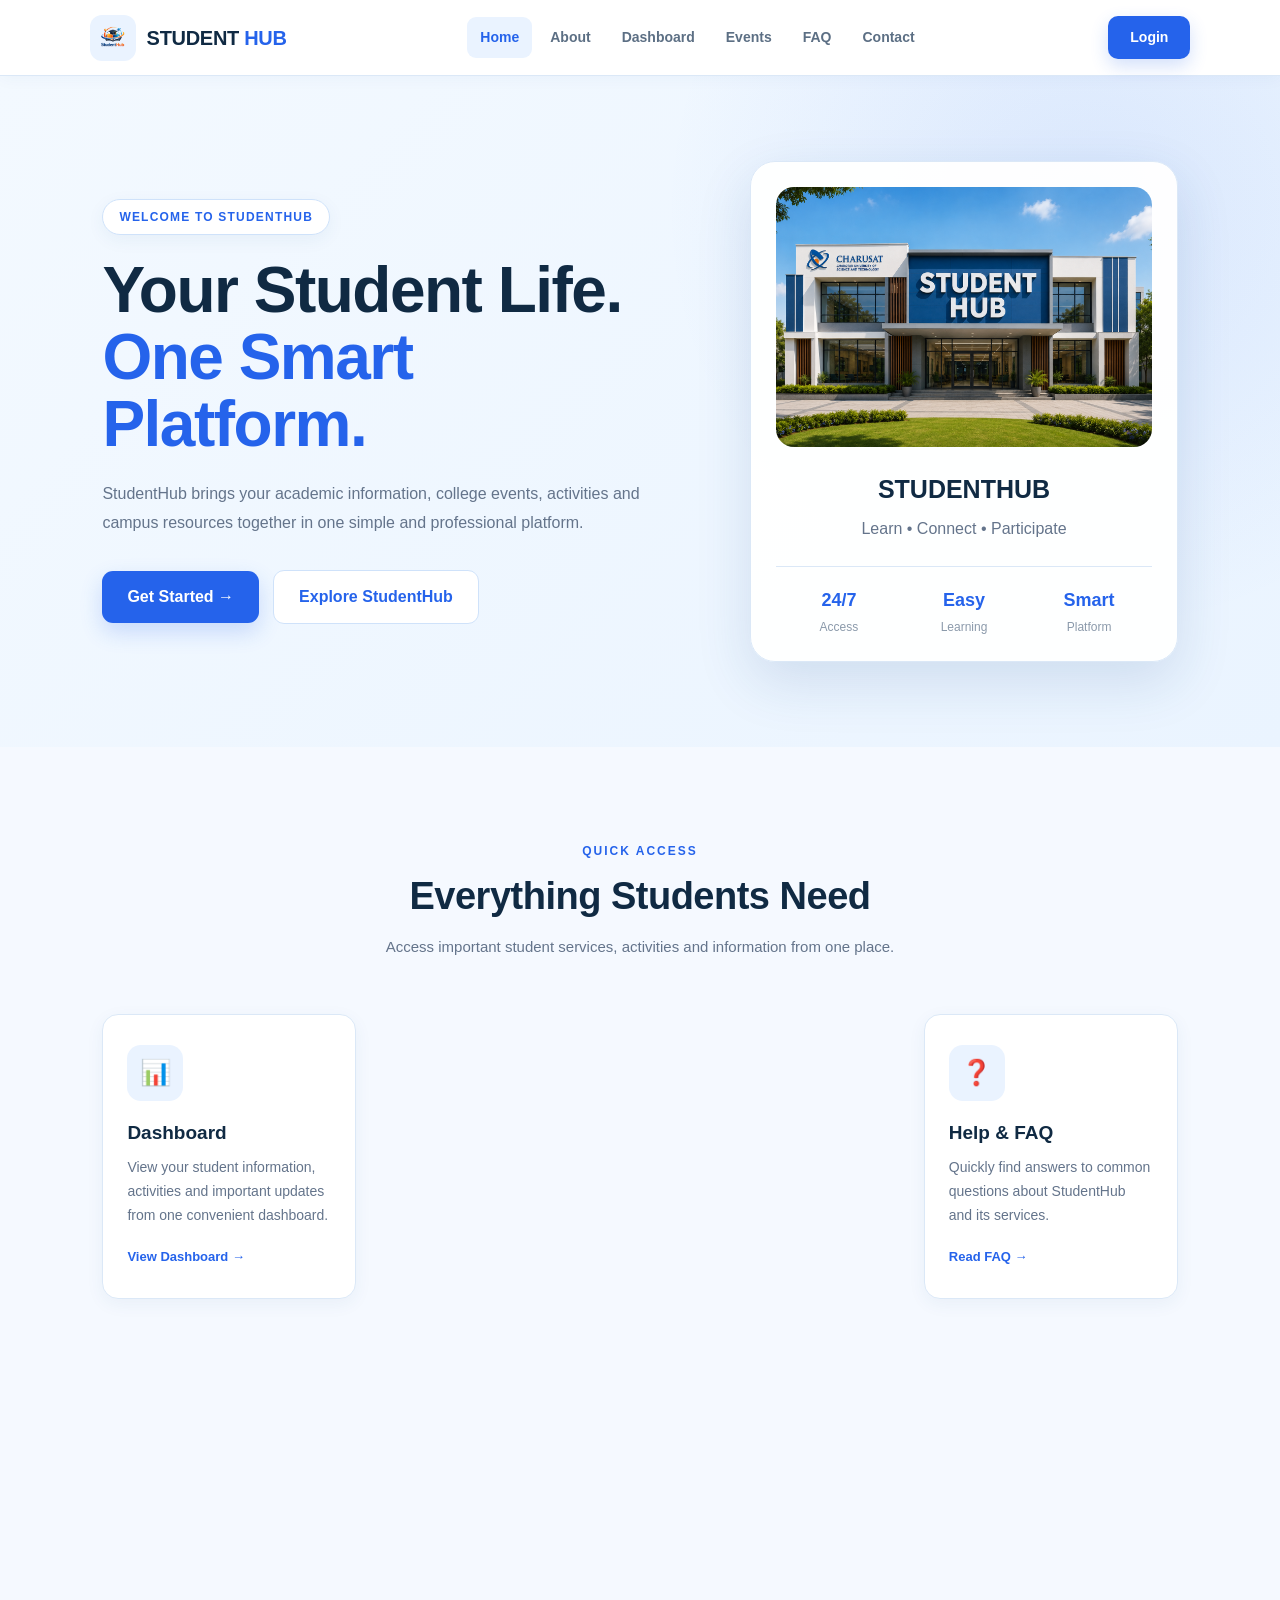
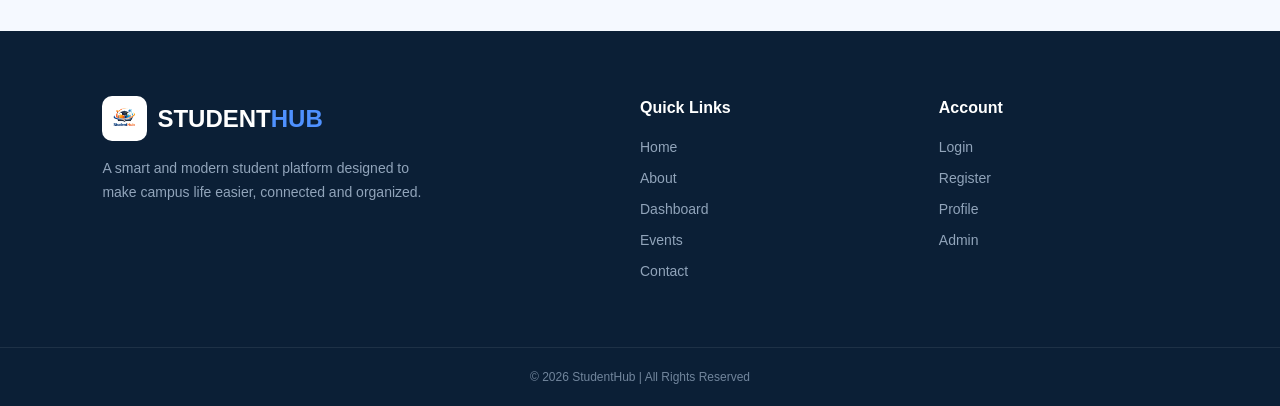
<file: pages/index.html>
<!DOCTYPE html>
<html lang="en">

<head>

    <meta charset="UTF-8">

    <meta name="viewport" content="width=device-width, initial-scale=1.0">

    <title>StudentHub | Student Life Platform</title>

    <!-- CSS -->
    <link rel="stylesheet" href="../css/style.css">

</head>


<body>


<!-- =====================================================
     HEADER
===================================================== -->

<header class="header">


    <!-- LOGO -->

    <a href="index.html" class="logo">

        <img
            src="../images/logo.png"
            alt="StudentHub Logo"
        >

        <div class="logo-text">

            <span>STUDENT</span>
            <b>HUB</b>

        </div>

    </a>



    <!-- NAVIGATION -->

    <nav>

        <a href="index.html" class="active">
            Home
        </a>

        <a href="about.html">
            About
        </a>

        <a href="dashboard.html">
            Dashboard
        </a>

        <a href="events.html">
            Events
        </a>

        <a href="faq.html">
            FAQ
        </a>

        <a href="contact.html">
            Contact
        </a>

    </nav>



    <!-- LOGIN -->

    <a href="login.html" class="login-btn">
        Login
    </a>

</header>



<!-- =====================================================
     HERO SECTION
===================================================== -->

<section class="hero">


    <!-- LEFT CONTENT -->

    <div class="hero-content">


        <p class="welcome">
            WELCOME TO STUDENTHUB
        </p>


        <h1>

            Your Student Life.

            <span>
                One Smart Platform.
            </span>

        </h1>


        <p class="description">

            StudentHub brings your academic information,
            college events, activities and campus
            resources together in one simple and
            professional platform.

        </p>


        <div class="buttons">

            <a
                href="register.html"
                class="btn-primary"
            >
                Get Started →
            </a>


            <a
                href="about.html"
                class="btn-secondary"
            >
                Explore StudentHub
            </a>

        </div>

    </div>



    <!-- RIGHT CARD -->

    <div class="student-card">


        <div class="main-image-box">

            <img
                src="../images/image.png"
                alt="Students using StudentHub"
                class="main-image"
            >

        </div>


        <h2>
            STUDENTHUB
        </h2>


        <p>
            Learn • Connect • Participate
        </p>


        <div class="stats">


            <div>

                <strong>
                    24/7
                </strong>

                <small>
                    Access
                </small>

            </div>


            <div>

                <strong>
                    Easy
                </strong>

                <small>
                    Learning
                </small>

            </div>


            <div>

                <strong>
                    Smart
                </strong>

                <small>
                    Platform
                </small>

            </div>


        </div>

    </div>

</section>



<!-- =====================================================
     FEATURES
===================================================== -->

<section class="features">


    <div class="section-title">


        <p>
            QUICK ACCESS
        </p>


        <h2>
            Everything Students Need
        </h2>


        <span>
            Access important student services,
            activities and information from one place.
        </span>


    </div>



    <div class="feature-grid">


        <!-- DASHBOARD -->

        <a
            href="dashboard.html"
            class="feature"
        >

            <div class="feature-icon">
                📊
            </div>


            <h3>
                Dashboard
            </h3>


            <p>
                View your student information,
                activities and important updates
                from one convenient dashboard.
            </p>


            <b>
                View Dashboard →
            </b>

        </a>



        <!-- EVENTS -->

        <a
            href="events.html"
            class="feature"
        >

            <div class="feature-icon">
                📅
            </div>


            <h3>
                College Events
            </h3>


            <p>
                Discover upcoming college events,
                workshops, activities and student
                programs.
            </p>


            <b>
                Explore Events →
            </b>

        </a>



        <!-- FEEDBACK -->

        <a
            href="feedback.html"
            class="feature"
        >

            <div class="feature-icon">
                💬
            </div>


            <h3>
                Student Feedback
            </h3>


            <p>
                Share your ideas, suggestions and
                feedback to help improve the
                StudentHub experience.
            </p>


            <b>
                Give Feedback →
            </b>

        </a>



        <!-- FAQ -->

        <a
            href="faq.html"
            class="feature"
        >

            <div class="feature-icon">
                ❓
            </div>


            <h3>
                Help & FAQ
            </h3>


            <p>
                Quickly find answers to common
                questions about StudentHub and
                its services.
            </p>


            <b>
                Read FAQ →
            </b>

        </a>


    </div>

</section>



<!-- =====================================================
     CTA SECTION
===================================================== -->

<section class="cta">


    <div>


        <p>
            READY TO GET STARTED?
        </p>


        <h2>
            Make Your Student Life Easier.
        </h2>


        <span>
            Join StudentHub and keep everything
            you need in one place.
        </span>


    </div>



    <a href="register.html">
        Create Account →
    </a>


</section>



<!-- =====================================================
     FOOTER
===================================================== -->

<footer>


    <div class="footer-content">


        <!-- ABOUT -->

        <div>


            <div class="footer-logo">

                <img
                    src="../images/logo.png"
                    alt="StudentHub Logo"
                >


                <h2>
                    STUDENT<span>HUB</span>
                </h2>

            </div>


            <p>

                A smart and modern student platform
                designed to make campus life easier,
                connected and organized.

            </p>


        </div>



        <!-- QUICK LINKS -->

        <div>


            <h3>
                Quick Links
            </h3>


            <a href="index.html">
                Home
            </a>


            <a href="about.html">
                About
            </a>


            <a href="dashboard.html">
                Dashboard
            </a>


            <a href="events.html">
                Events
            </a>


            <a href="contact.html">
                Contact
            </a>


        </div>



        <!-- ACCOUNT -->

        <div>


            <h3>
                Account
            </h3>


            <a href="login.html">
                Login
            </a>


            <a href="register.html">
                Register
            </a>


            <a href="profile.html">
                Profile
            </a>


            <a href="admin.html">
                Admin
            </a>


        </div>


    </div>



    <!-- COPYRIGHT -->

    <div class="copyright">

        © 2026 StudentHub
        | All Rights Reserved

    </div>


</footer>



</body>

</html>
</file>
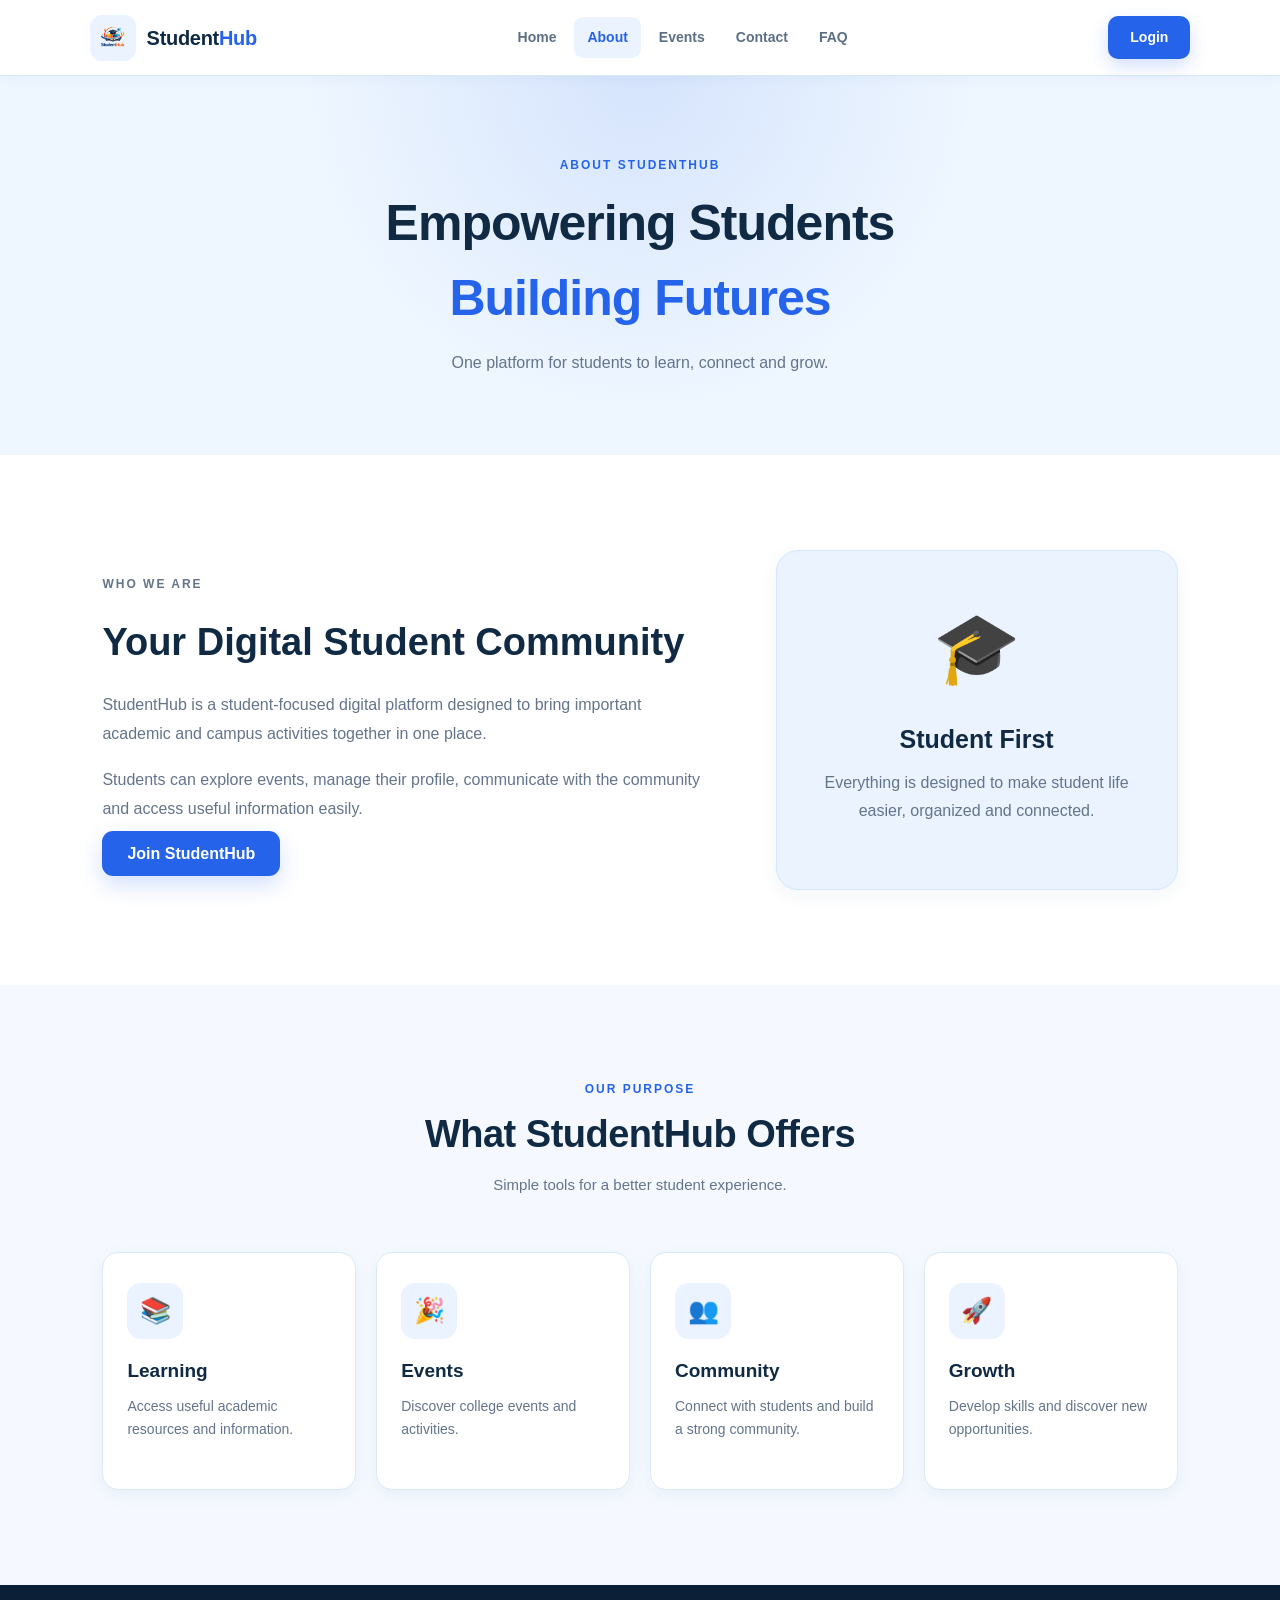
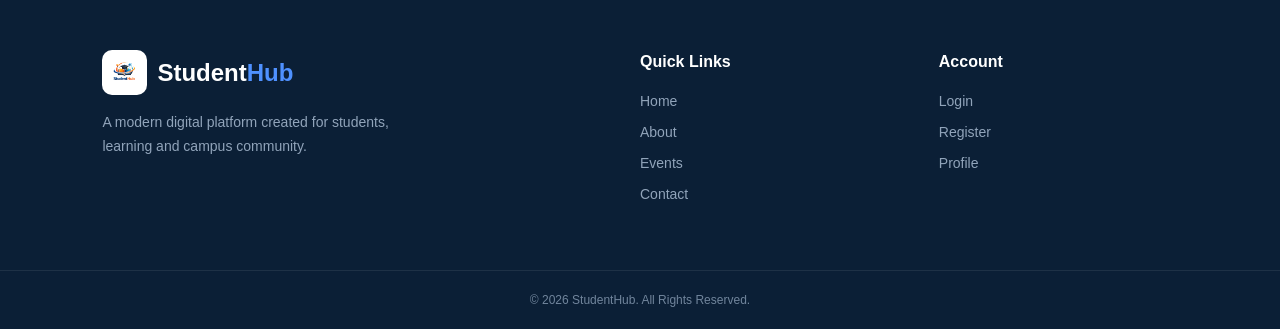
<file: pages/about.html>
<!DOCTYPE html>
<html lang="en">
<head>
    <meta charset="UTF-8">
    <meta name="viewport" content="width=device-width, initial-scale=1.0">
    <title>About - StudentHub</title>
    <link rel="stylesheet" href="../css/style.css">
</head>

<body>

<header class="header">
    <div class="logo">
        <img src="../images/logo.png" alt="StudentHub Logo">
        <div class="logo-text">
            <span>Student</span><b>Hub</b>
        </div>
    </div>

    <nav>
        <a href="index.html">Home</a>
        <a href="about.html" class="active">About</a>
        <a href="events.html">Events</a>
        <a href="contact.html">Contact</a>
        <a href="faq.html">FAQ</a>
    </nav>

    <a href="login.html" class="login-btn">Login</a>
</header>


<section class="page-hero">
    <p>ABOUT STUDENTHUB</p>
    <h1>Empowering Students<br><span>Building Futures</span></h1>
    <span>One platform for students to learn, connect and grow.</span>
</section>


<section class="content-section">

    <div class="content-grid">

        <div>
            <p class="section-label">WHO WE ARE</p>
            <h2>Your Digital Student Community</h2>

            <p>
                StudentHub is a student-focused digital platform designed
                to bring important academic and campus activities together
                in one place.
            </p>

            <p>
                Students can explore events, manage their profile,
                communicate with the community and access useful
                information easily.
            </p>

            <a href="register.html" class="btn-primary">Join StudentHub</a>
        </div>

        <div class="info-card">
            <div class="big-icon">🎓</div>
            <h3>Student First</h3>
            <p>
                Everything is designed to make student life easier,
                organized and connected.
            </p>
        </div>

    </div>

</section>


<section class="features">

    <div class="section-title">
        <p>OUR PURPOSE</p>
        <h2>What StudentHub Offers</h2>
        <span>Simple tools for a better student experience.</span>
    </div>

    <div class="feature-grid">

        <div class="feature">
            <div class="feature-icon">📚</div>
            <h3>Learning</h3>
            <p>Access useful academic resources and information.</p>
        </div>

        <div class="feature">
            <div class="feature-icon">🎉</div>
            <h3>Events</h3>
            <p>Discover college events and activities.</p>
        </div>

        <div class="feature">
            <div class="feature-icon">👥</div>
            <h3>Community</h3>
            <p>Connect with students and build a strong community.</p>
        </div>

        <div class="feature">
            <div class="feature-icon">🚀</div>
            <h3>Growth</h3>
            <p>Develop skills and discover new opportunities.</p>
        </div>

    </div>

</section>


<footer>
    <div class="footer-content">

        <div>
            <div class="footer-logo">
                <img src="../images/logo.png" alt="Logo">
                <h2>Student<span>Hub</span></h2>
            </div>

            <p>
                A modern digital platform created for students,
                learning and campus community.
            </p>
        </div>

        <div>
            <h3>Quick Links</h3>
            <a href="index.html">Home</a>
            <a href="about.html">About</a>
            <a href="events.html">Events</a>
            <a href="contact.html">Contact</a>
        </div>

        <div>
            <h3>Account</h3>
            <a href="login.html">Login</a>
            <a href="register.html">Register</a>
            <a href="profile.html">Profile</a>
        </div>

    </div>

    <div class="copyright">
        © 2026 StudentHub. All Rights Reserved.
    </div>
</footer>

</body>
</html>
</file>
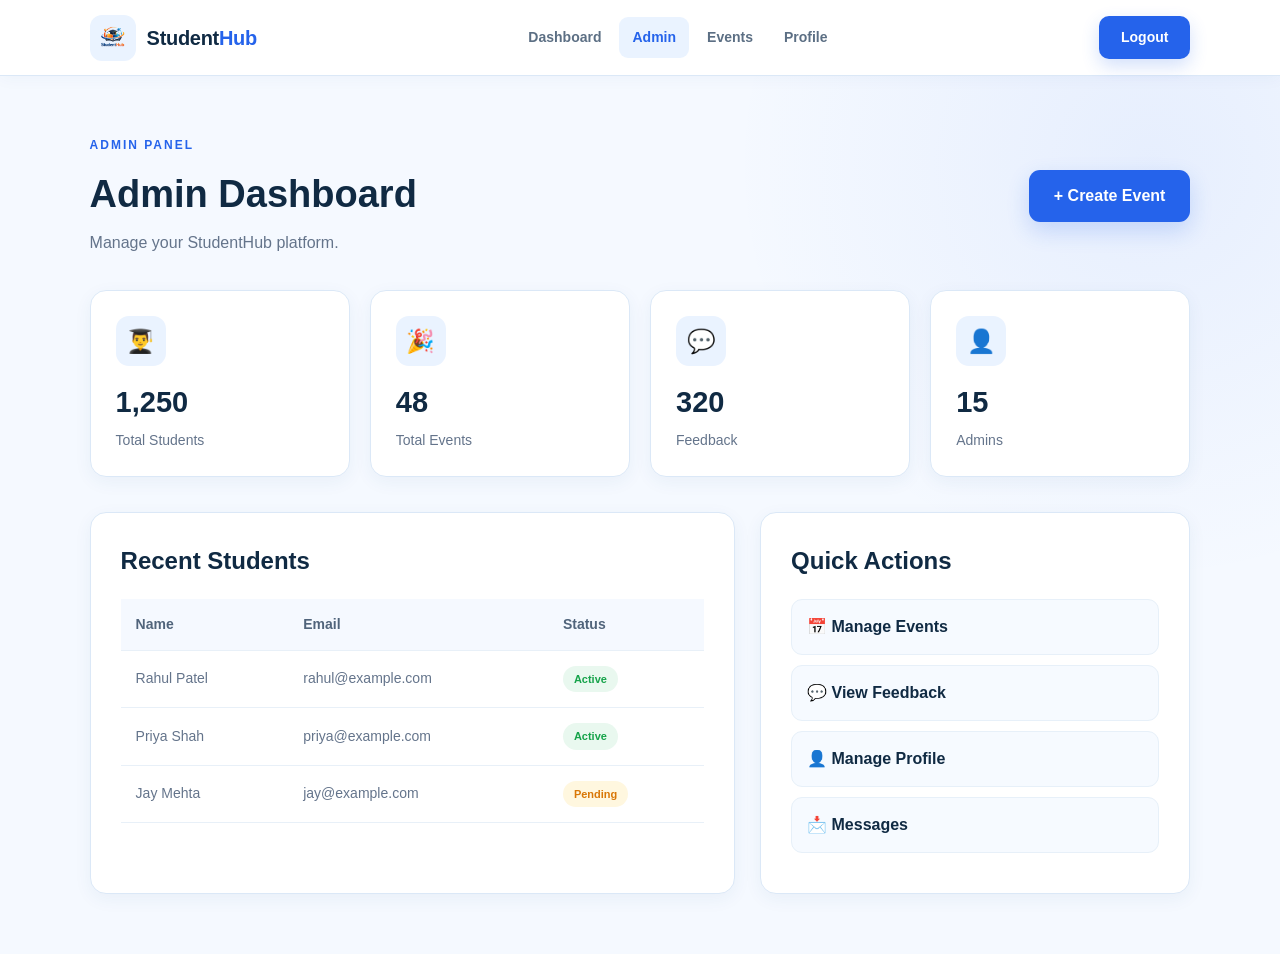
<file: pages/admin.html>
<!DOCTYPE html>
<html lang="en">
<head>
    <meta charset="UTF-8">
    <meta name="viewport" content="width=device-width, initial-scale=1.0">
    <title>Admin Panel - StudentHub</title>
    <link rel="stylesheet" href="../css/style.css">
</head>

<body>

<header class="header">

    <div class="logo">
        <img src="../images/logo.png" alt="StudentHub">
        <div class="logo-text">
            <span>Student</span><b>Hub</b>
        </div>
    </div>

    <nav>
        <a href="dashboard.html">Dashboard</a>
        <a href="admin.html" class="active">Admin</a>
        <a href="events.html">Events</a>
        <a href="profile.html">Profile</a>
    </nav>

    <a href="login.html" class="login-btn">Logout</a>

</header>


<section class="dashboard-section">

    <div class="dashboard-heading">
        <div>
            <p class="section-label">ADMIN PANEL</p>
            <h1>Admin Dashboard</h1>
            <span>Manage your StudentHub platform.</span>
        </div>

        <a href="events.html" class="btn-primary">+ Create Event</a>
    </div>


    <div class="dashboard-cards">

        <div class="dashboard-card">
            <div class="card-icon">👨‍🎓</div>
            <h3>1,250</h3>
            <p>Total Students</p>
        </div>

        <div class="dashboard-card">
            <div class="card-icon">🎉</div>
            <h3>48</h3>
            <p>Total Events</p>
        </div>

        <div class="dashboard-card">
            <div class="card-icon">💬</div>
            <h3>320</h3>
            <p>Feedback</p>
        </div>

        <div class="dashboard-card">
            <div class="card-icon">👤</div>
            <h3>15</h3>
            <p>Admins</p>
        </div>

    </div>


    <div class="admin-grid">

        <div class="admin-panel">
            <h2>Recent Students</h2>

            <table class="professional-table">
                <thead>
                    <tr>
                        <th>Name</th>
                        <th>Email</th>
                        <th>Status</th>
                    </tr>
                </thead>

                <tbody>
                    <tr>
                        <td>Rahul Patel</td>
                        <td>rahul@example.com</td>
                        <td><span class="status active-status">Active</span></td>
                    </tr>

                    <tr>
                        <td>Priya Shah</td>
                        <td>priya@example.com</td>
                        <td><span class="status active-status">Active</span></td>
                    </tr>

                    <tr>
                        <td>Jay Mehta</td>
                        <td>jay@example.com</td>
                        <td><span class="status pending-status">Pending</span></td>
                    </tr>
                </tbody>
            </table>
        </div>


        <div class="admin-panel">
            <h2>Quick Actions</h2>

            <a href="events.html" class="admin-action">
                📅 Manage Events
            </a>

            <a href="feedback.html" class="admin-action">
                💬 View Feedback
            </a>

            <a href="profile.html" class="admin-action">
                👤 Manage Profile
            </a>

            <a href="contact.html" class="admin-action">
                📩 Messages
            </a>

        </div>

    </div>

</section>

</body>
</html>
</file>
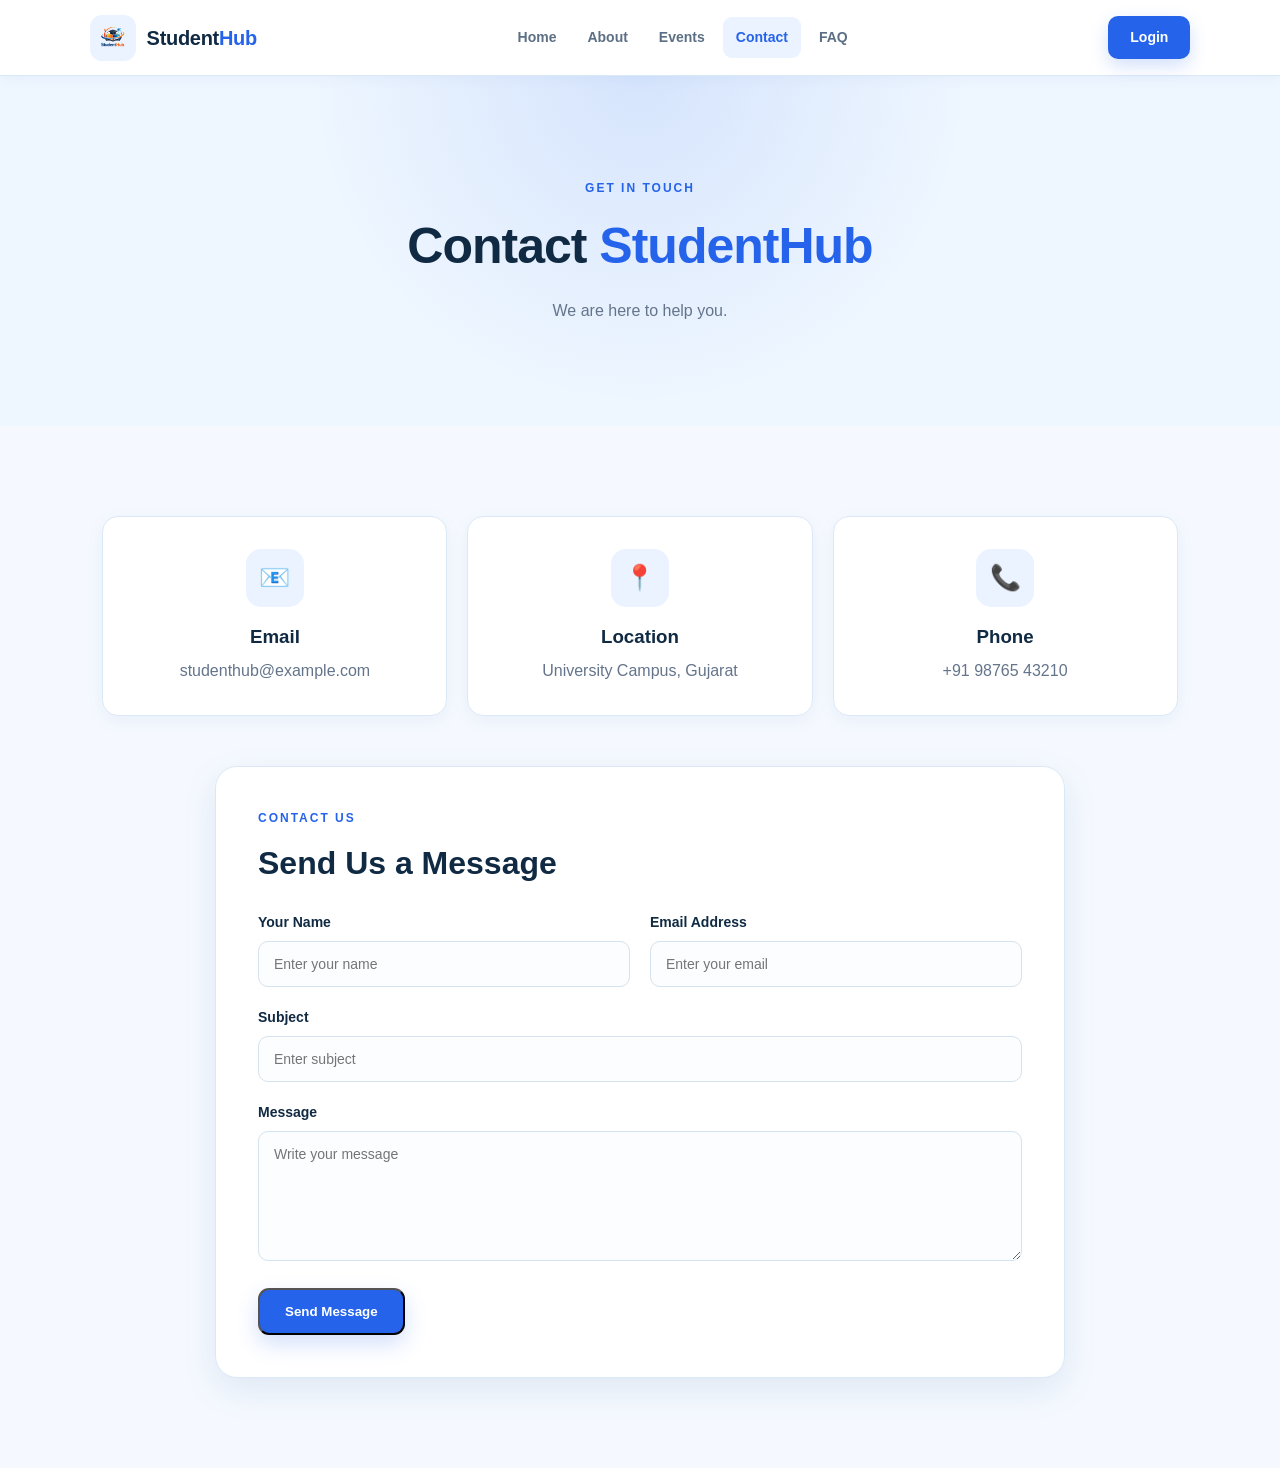
<file: pages/contact.html>
<!DOCTYPE html>
<html lang="en">
<head>
    <meta charset="UTF-8">
    <meta name="viewport" content="width=device-width, initial-scale=1.0">
    <title>Contact - StudentHub</title>
    <link rel="stylesheet" href="../css/style.css">
</head>

<body>

<header class="header">

    <div class="logo">
        <img src="../images/logo.png" alt="StudentHub">
        <div class="logo-text">
            <span>Student</span><b>Hub</b>
        </div>
    </div>

    <nav>
        <a href="index.html">Home</a>
        <a href="about.html">About</a>
        <a href="events.html">Events</a>
        <a href="contact.html" class="active">Contact</a>
        <a href="faq.html">FAQ</a>
    </nav>

    <a href="login.html" class="login-btn">Login</a>

</header>


<section class="page-hero">
    <p>GET IN TOUCH</p>
    <h1>Contact <span>StudentHub</span></h1>
    <span>We are here to help you.</span>
</section>


<section class="contact-section">

    <div class="contact-info">

        <div class="contact-card">
            <div class="contact-icon">📧</div>
            <h3>Email</h3>
            <p>studenthub@example.com</p>
        </div>

        <div class="contact-card">
            <div class="contact-icon">📍</div>
            <h3>Location</h3>
            <p>University Campus, Gujarat</p>
        </div>

        <div class="contact-card">
            <div class="contact-icon">📞</div>
            <h3>Phone</h3>
            <p>+91 98765 43210</p>
        </div>

    </div>


    <div class="form-card">

        <p class="section-label">CONTACT US</p>
        <h2>Send Us a Message</h2>

        <form>

            <div class="form-row">

                <div class="form-group">
                    <label>Your Name</label>
                    <input type="text" placeholder="Enter your name" required>
                </div>

                <div class="form-group">
                    <label>Email Address</label>
                    <input type="email" placeholder="Enter your email" required>
                </div>

            </div>

            <div class="form-group">
                <label>Subject</label>
                <input type="text" placeholder="Enter subject">
            </div>

            <div class="form-group">
                <label>Message</label>
                <textarea rows="6" placeholder="Write your message"></textarea>
            </div>

            <button type="submit" class="btn-primary">
                Send Message
            </button>

        </form>

    </div>

</section>

</body>
</html>
</file>
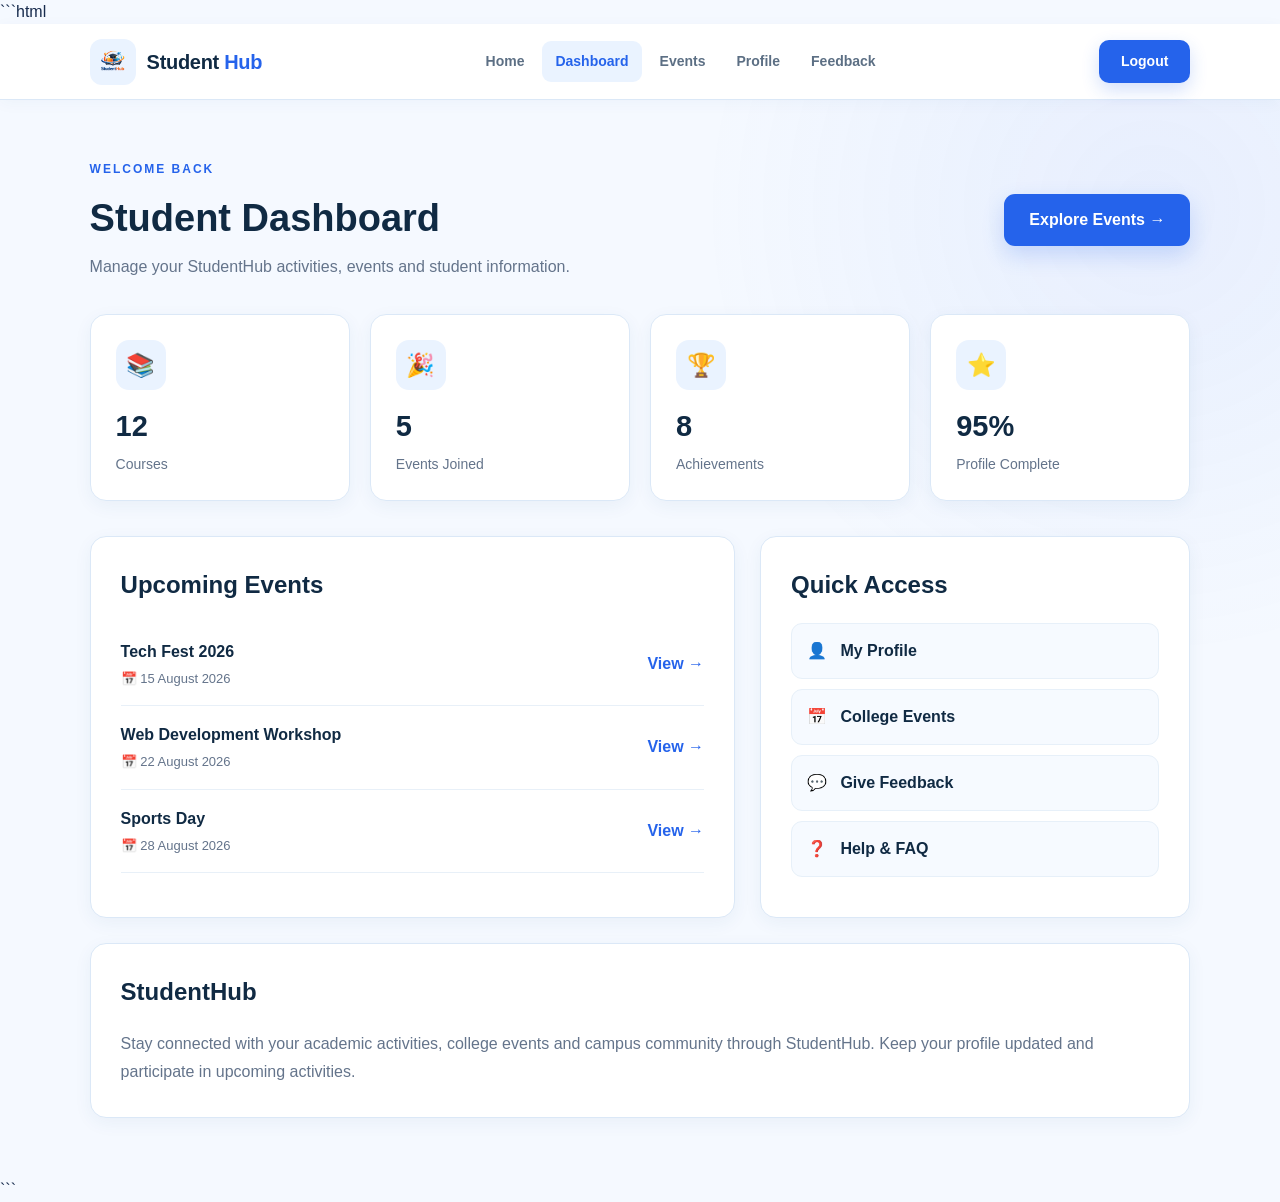
<file: pages/dashboard.html>
```html
<!DOCTYPE html>
<html lang="en">

<head>

    <meta charset="UTF-8">

    <meta
        name="viewport"
        content="width=device-width, initial-scale=1.0"
    >

    <title>Dashboard | StudentHub</title>

    <link
        rel="stylesheet"
        href="../css/style.css"
    >

</head>


<body>


<!-- =====================================================
     HEADER
===================================================== -->

<header class="header">


    <!-- LOGO -->

    <a href="index.html" class="logo">

        <img
            src="../images/logo.png"
            alt="StudentHub Logo"
        >

        <div class="logo-text">

            <span>Student</span>
            <b>Hub</b>

        </div>

    </a>


    <!-- NAVIGATION -->

    <nav>

        <a href="index.html">
            Home
        </a>

        <a
            href="dashboard.html"
            class="active"
        >
            Dashboard
        </a>

        <a href="events.html">
            Events
        </a>

        <a href="profile.html">
            Profile
        </a>

        <a href="feedback.html">
            Feedback
        </a>

    </nav>


    <!-- LOGOUT -->

    <a
        href="login.html"
        class="login-btn"
    >
        Logout
    </a>

</header>



<!-- =====================================================
     DASHBOARD
===================================================== -->

<main class="dashboard-section">


    <!-- DASHBOARD HEADER -->

    <div class="dashboard-heading">


        <div>

            <p class="section-label">
                WELCOME BACK
            </p>

            <h1>
                Student Dashboard
            </h1>

            <span>
                Manage your StudentHub activities,
                events and student information.
            </span>

        </div>


        <a
            href="events.html"
            class="btn-primary"
        >
            Explore Events →
        </a>


    </div>



    <!-- =================================================
         STATISTICS
    ================================================= -->

    <div class="dashboard-cards">


        <div class="dashboard-card">

            <div class="card-icon">
                📚
            </div>

            <h3>
                12
            </h3>

            <p>
                Courses
            </p>

        </div>



        <div class="dashboard-card">

            <div class="card-icon">
                🎉
            </div>

            <h3>
                5
            </h3>

            <p>
                Events Joined
            </p>

        </div>



        <div class="dashboard-card">

            <div class="card-icon">
                🏆
            </div>

            <h3>
                8
            </h3>

            <p>
                Achievements
            </p>

        </div>



        <div class="dashboard-card">

            <div class="card-icon">
                ⭐
            </div>

            <h3>
                95%
            </h3>

            <p>
                Profile Complete
            </p>

        </div>


    </div>



    <!-- =================================================
         DASHBOARD CONTENT
    ================================================= -->

    <div class="dashboard-content">


        <!-- UPCOMING EVENTS -->

        <div class="dashboard-panel">


            <h2>
                Upcoming Events
            </h2>


            <div class="event-mini">

                <div>

                    <strong>
                        Tech Fest 2026
                    </strong>

                    <p>
                        📅 15 August 2026
                    </p>

                </div>

                <a href="events.html">
                    View →
                </a>

            </div>



            <div class="event-mini">

                <div>

                    <strong>
                        Web Development Workshop
                    </strong>

                    <p>
                        📅 22 August 2026
                    </p>

                </div>

                <a href="events.html">
                    View →
                </a>

            </div>



            <div class="event-mini">

                <div>

                    <strong>
                        Sports Day
                    </strong>

                    <p>
                        📅 28 August 2026
                    </p>

                </div>

                <a href="events.html">
                    View →
                </a>

            </div>


        </div>



        <!-- QUICK ACCESS -->

        <div class="dashboard-panel">


            <h2>
                Quick Access
            </h2>


            <a
                href="profile.html"
                class="quick-link"
            >
                👤 &nbsp; My Profile
            </a>


            <a
                href="events.html"
                class="quick-link"
            >
                📅 &nbsp; College Events
            </a>


            <a
                href="feedback.html"
                class="quick-link"
            >
                💬 &nbsp; Give Feedback
            </a>


            <a
                href="faq.html"
                class="quick-link"
            >
                ❓ &nbsp; Help & FAQ
            </a>


        </div>


    </div>



    <!-- =================================================
         EXTRA INFORMATION
    ================================================= -->

    <div
        class="dashboard-panel"
        style="margin-top:25px;"
    >

        <h2>
            StudentHub
        </h2>

        <p style="color:#64748b; line-height:1.8;">
            Stay connected with your academic activities,
            college events and campus community through
            StudentHub. Keep your profile updated and
            participate in upcoming activities.
        </p>

    </div>


</main>



</body>

</html>
```
</file>
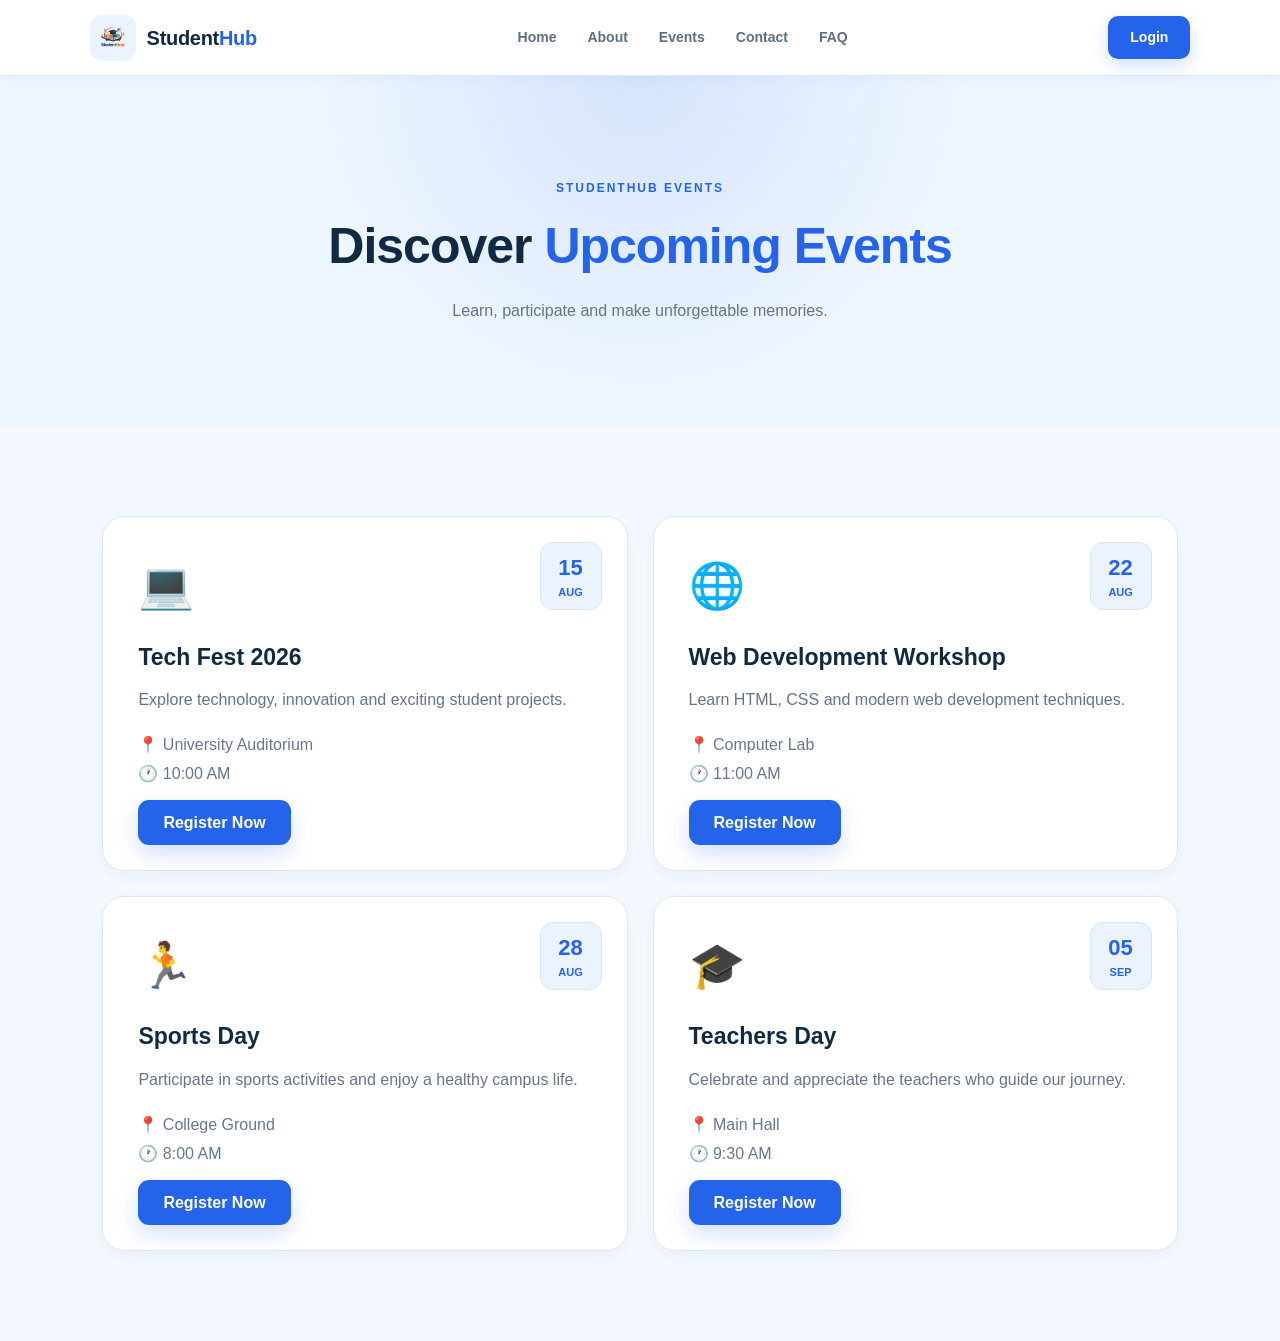
<file: pages/events.html>
<!DOCTYPE html>
<html lang="en">
<head>
    <meta charset="UTF-8">
    <meta name="viewport" content="width=device-width, initial-scale=1.0">
    <title>Events - StudentHub</title>
    <link rel="stylesheet" href="../css/style.css">
</head>

<body>

<header class="header">

    <div class="logo">
        <img src="../images/logo.png" alt="StudentHub">
        <div class="logo-text">
            <span>Student</span><b>Hub</b>
        </div>
    </div>

    <nav>
        <a href="index.html">Home</a>
        <a href="about.html">About</a>
        <a href="events.html" >Events</a>
        <a href="contact.html">Contact</a>
        <a href="faq.html">FAQ</a>
    </nav>

    <a href="login.html" class="login-btn">Login</a>

</header>


<section class="page-hero">
    <p>STUDENTHUB EVENTS</p>
    <h1>Discover <span>Upcoming Events</span></h1>
    <span>Learn, participate and make unforgettable memories.</span>
</section>


<section class="events-section">

    <div class="event-grid">

        <div class="event-card">

            <div class="event-date">
                <strong>15</strong>
                <span>AUG</span>
            </div>

            <div class="event-icon">💻</div>

            <h2>Tech Fest 2026</h2>

            <p>
                Explore technology, innovation and exciting student projects.
            </p>

            <div class="event-info">
                📍 University Auditorium<br>
                🕐 10:00 AM
            </div>

            <a href="register.html" class="btn-primary">
                Register Now
            </a>

        </div>


        <div class="event-card">

            <div class="event-date">
                <strong>22</strong>
                <span>AUG</span>
            </div>

            <div class="event-icon">🌐</div>

            <h2>Web Development Workshop</h2>

            <p>
                Learn HTML, CSS and modern web development techniques.
            </p>

            <div class="event-info">
                📍 Computer Lab<br>
                🕐 11:00 AM
            </div>

            <a href="register.html" class="btn-primary">
                Register Now
            </a>

        </div>


        <div class="event-card">

            <div class="event-date">
                <strong>28</strong>
                <span>AUG</span>
            </div>

            <div class="event-icon">🏃</div>

            <h2>Sports Day</h2>

            <p>
                Participate in sports activities and enjoy a healthy campus life.
            </p>

            <div class="event-info">
                📍 College Ground<br>
                🕐 8:00 AM
            </div>

            <a href="register.html" class="btn-primary">
                Register Now
            </a>

        </div>


        <div class="event-card">

            <div class="event-date">
                <strong>05</strong>
                <span>SEP</span>
            </div>

            <div class="event-icon">🎓</div>

            <h2>Teachers Day</h2>

            <p>
                Celebrate and appreciate the teachers who guide our journey.
            </p>

            <div class="event-info">
                📍 Main Hall<br>
                🕐 9:30 AM
            </div>

            <a href="register.html" class="btn-primary">
                Register Now
            </a>

        </div>

    </div>

</section>

</body>
</html>
</file>
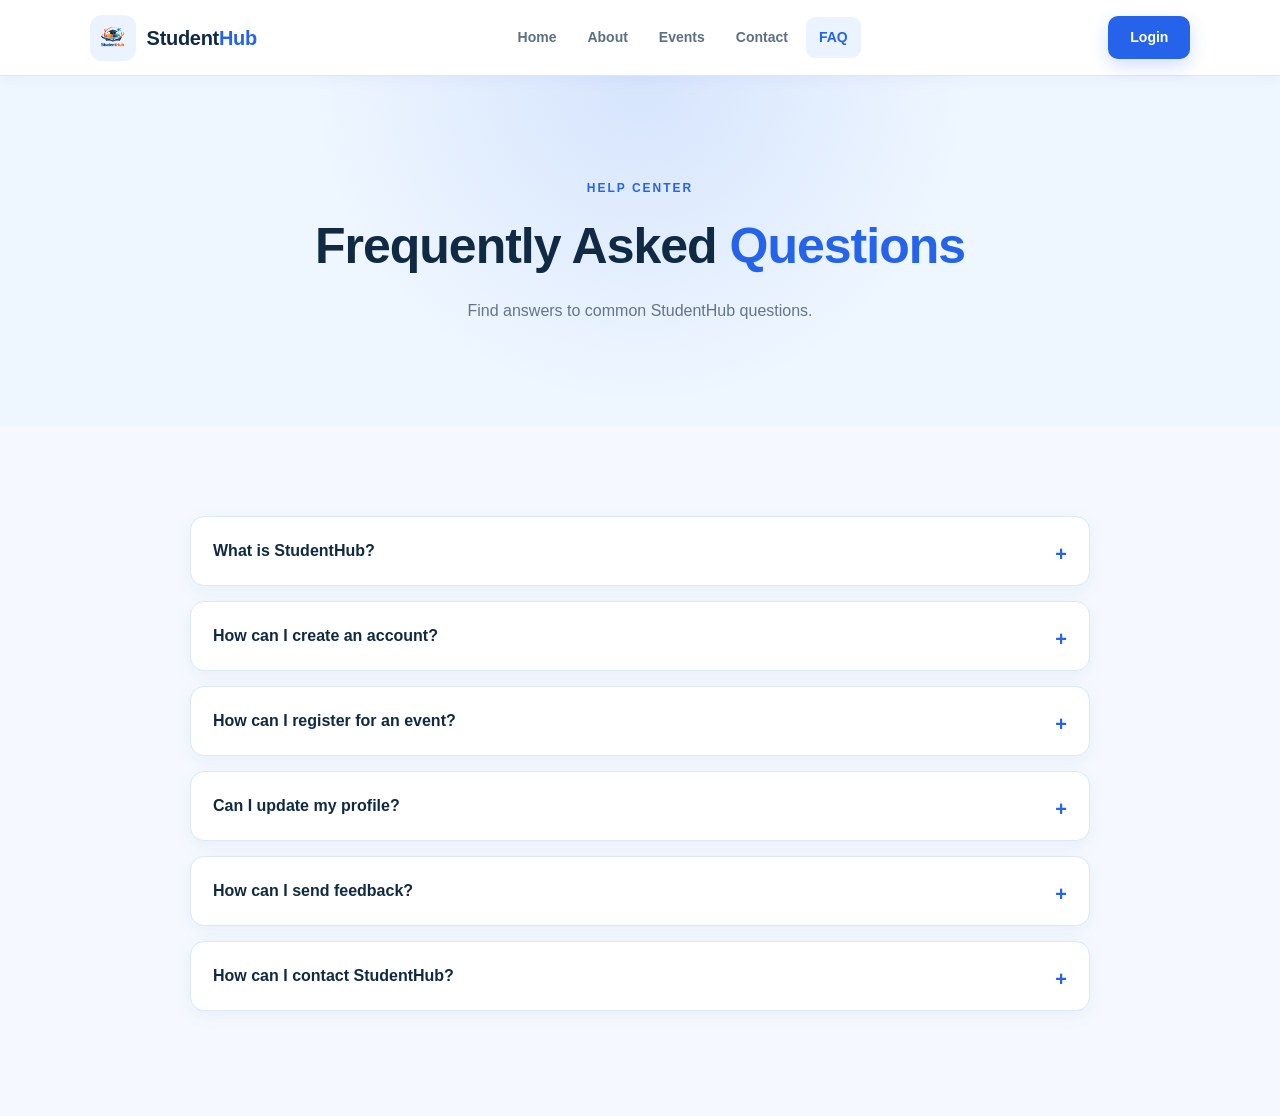
<file: pages/faq.html>
<!DOCTYPE html>
<html lang="en">
<head>
    <meta charset="UTF-8">
    <meta name="viewport" content="width=device-width, initial-scale=1.0">
    <title>FAQ - StudentHub</title>
    <link rel="stylesheet" href="../css/style.css">
</head>

<body>

<header class="header">

    <div class="logo">
        <img src="../images/logo.png" alt="StudentHub">
        <div class="logo-text">
            <span>Student</span><b>Hub</b>
        </div>
    </div>

    <nav>
        <a href="index.html">Home</a>
        <a href="about.html">About</a>
        <a href="events.html">Events</a>
        <a href="contact.html">Contact</a>
        <a href="faq.html" class="active">FAQ</a>
    </nav>

    <a href="login.html" class="login-btn">Login</a>

</header>


<section class="page-hero">

    <p>HELP CENTER</p>

    <h1>Frequently Asked <span>Questions</span></h1>

    <span>Find answers to common StudentHub questions.</span>

</section>


<section class="faq-section">

    <div class="faq-container">

        <details>
            <summary>What is StudentHub?</summary>
            <p>
                StudentHub is a digital platform designed to connect
                students with academic information, events and useful
                student services.
            </p>
        </details>

        <details>
            <summary>How can I create an account?</summary>
            <p>
                Click on the Register button and fill in your basic
                information to create your StudentHub account.
            </p>
        </details>

        <details>
            <summary>How can I register for an event?</summary>
            <p>
                Open the Events page, select your preferred event and
                click the Register Now button.
            </p>
        </details>

        <details>
            <summary>Can I update my profile?</summary>
            <p>
                Yes. Login to your account and open your Profile page
                to update your information.
            </p>
        </details>

        <details>
            <summary>How can I send feedback?</summary>
            <p>
                Open the Feedback page and submit your feedback using
                the feedback form.
            </p>
        </details>

        <details>
            <summary>How can I contact StudentHub?</summary>
            <p>
                Visit the Contact page and send us your message.
            </p>
        </details>

    </div>

</section>

</body>
</html>
</file>
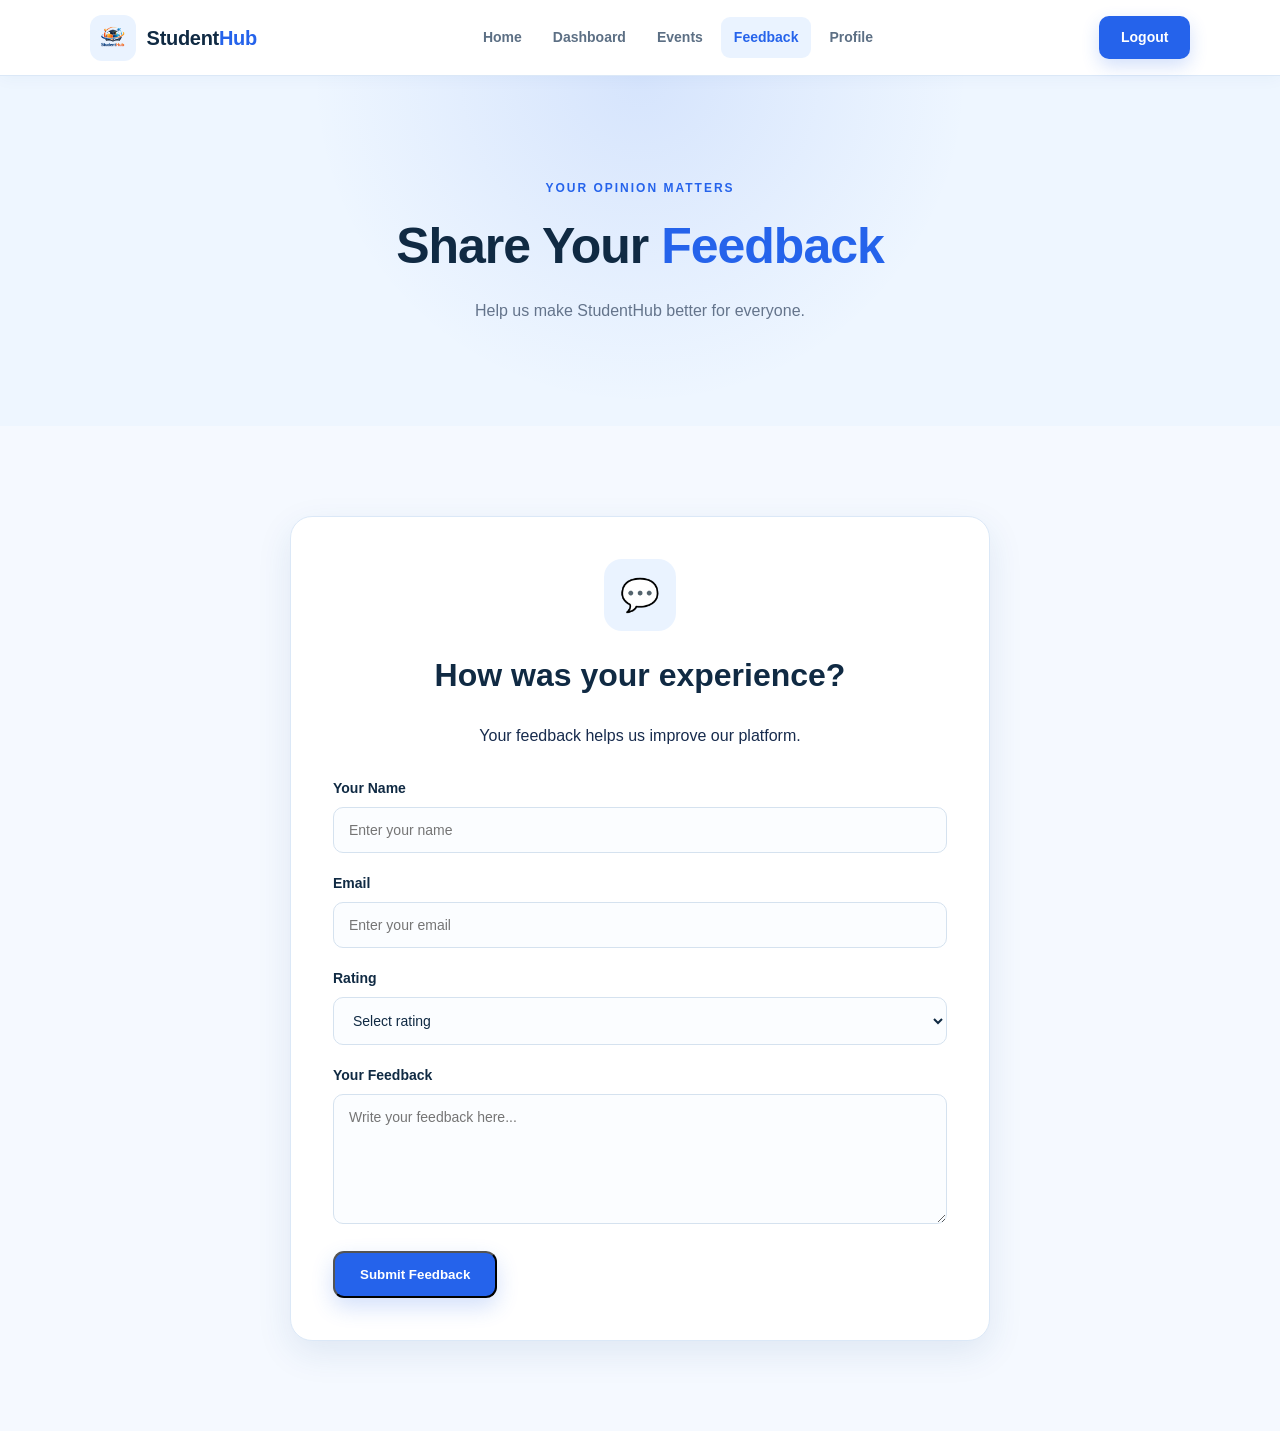
<file: pages/feedback.html>
<!DOCTYPE html>
<html lang="en">
<head>
    <meta charset="UTF-8">
    <meta name="viewport" content="width=device-width, initial-scale=1.0">
    <title>Feedback - StudentHub</title>
    <link rel="stylesheet" href="../css/style.css">
</head>

<body>

<header class="header">

    <div class="logo">
        <img src="../images/logo.png" alt="StudentHub">
        <div class="logo-text">
            <span>Student</span><b>Hub</b>
        </div>
    </div>

    <nav>
        <a href="index.html">Home</a>
        <a href="dashboard.html">Dashboard</a>
        <a href="events.html">Events</a>
        <a href="feedback.html" class="active">Feedback</a>
        <a href="profile.html">Profile</a>
    </nav>

    <a href="login.html" class="login-btn">Logout</a>

</header>


<section class="page-hero">

    <p>YOUR OPINION MATTERS</p>

    <h1>Share Your <span>Feedback</span></h1>

    <span>Help us make StudentHub better for everyone.</span>

</section>


<section class="feedback-section">

    <div class="form-card feedback-card">

        <div class="feedback-icon">
            💬
        </div>

        <h2>How was your experience?</h2>

        <p>
            Your feedback helps us improve our platform.
        </p>

        <form>

            <div class="form-group">

                <label>Your Name</label>

                <input
                    type="text"
                    placeholder="Enter your name"
                    required
                >

            </div>


            <div class="form-group">

                <label>Email</label>

                <input
                    type="email"
                    placeholder="Enter your email"
                    required
                >

            </div>


            <div class="form-group">

                <label>Rating</label>

                <select>

                    <option>Select rating</option>
                    <option>⭐⭐⭐⭐⭐ Excellent</option>
                    <option>⭐⭐⭐⭐ Very Good</option>
                    <option>⭐⭐⭐ Good</option>
                    <option>⭐⭐ Average</option>
                    <option>⭐ Poor</option>

                </select>

            </div>


            <div class="form-group">

                <label>Your Feedback</label>

                <textarea
                    rows="6"
                    placeholder="Write your feedback here..."
                ></textarea>

            </div>


            <button
                type="submit"
                class="btn-primary"
            >
                Submit Feedback
            </button>

        </form>

    </div>

</section>

</body>
</html>
</file>
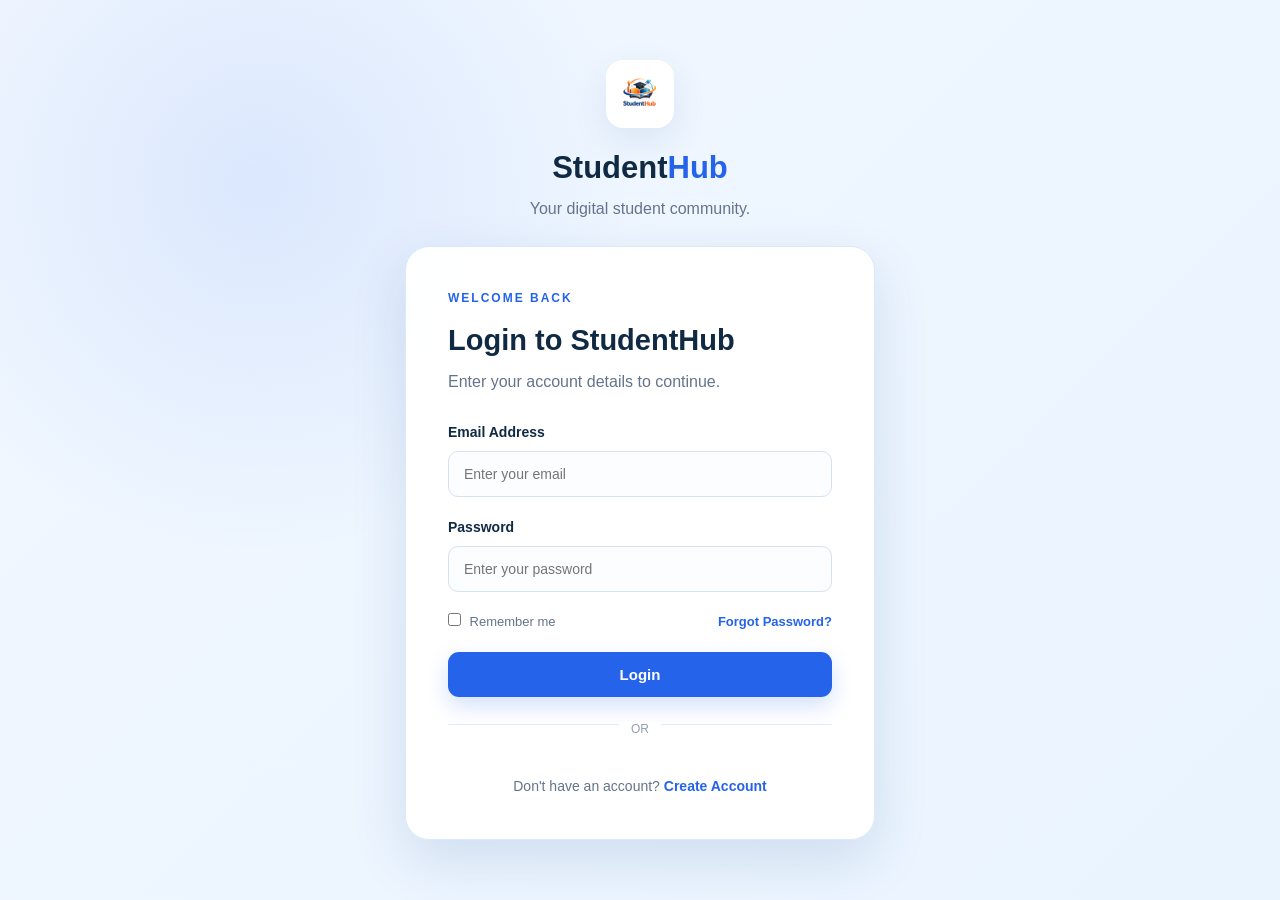
<file: pages/login.html>
<!DOCTYPE html>
<html lang="en">
<head>
    <meta charset="UTF-8">
    <meta name="viewport" content="width=device-width, initial-scale=1.0">
    <title>Login - StudentHub</title>
    <link rel="stylesheet" href="../css/style.css">
</head>

<body class="auth-page">


<div class="auth-container">

    <div class="auth-brand">

        <img src="../images/logo.png" alt="StudentHub Logo">

        <h1>Student<span>Hub</span></h1>

        <p>
            Your digital student community.
        </p>

    </div>


    <div class="auth-card">

        <p class="section-label">WELCOME BACK</p>

        <h2>Login to StudentHub</h2>

        <p class="auth-description">
            Enter your account details to continue.
        </p>


        <form>

            <div class="form-group">

                <label>Email Address</label>

                <input
                    type="email"
                    placeholder="Enter your email"
                    required
                >

            </div>


            <div class="form-group">

                <label>Password</label>

                <input
                    type="password"
                    placeholder="Enter your password"
                    required
                >

            </div>


            <div class="form-options">

                <label>
                    <input type="checkbox">
                    Remember me
                </label>

                <a href="#">Forgot Password?</a>

            </div>


            <button
                type="submit"
                class="btn-primary auth-btn"
            >
                Login
            </button>

        </form>


        <div class="auth-divider">
            <span>OR</span>
        </div>


        <p class="auth-bottom">
            Don't have an account?
            <a href="register.html">Create Account</a>
        </p>

    </div>

</div>

</body>
</html>
</file>
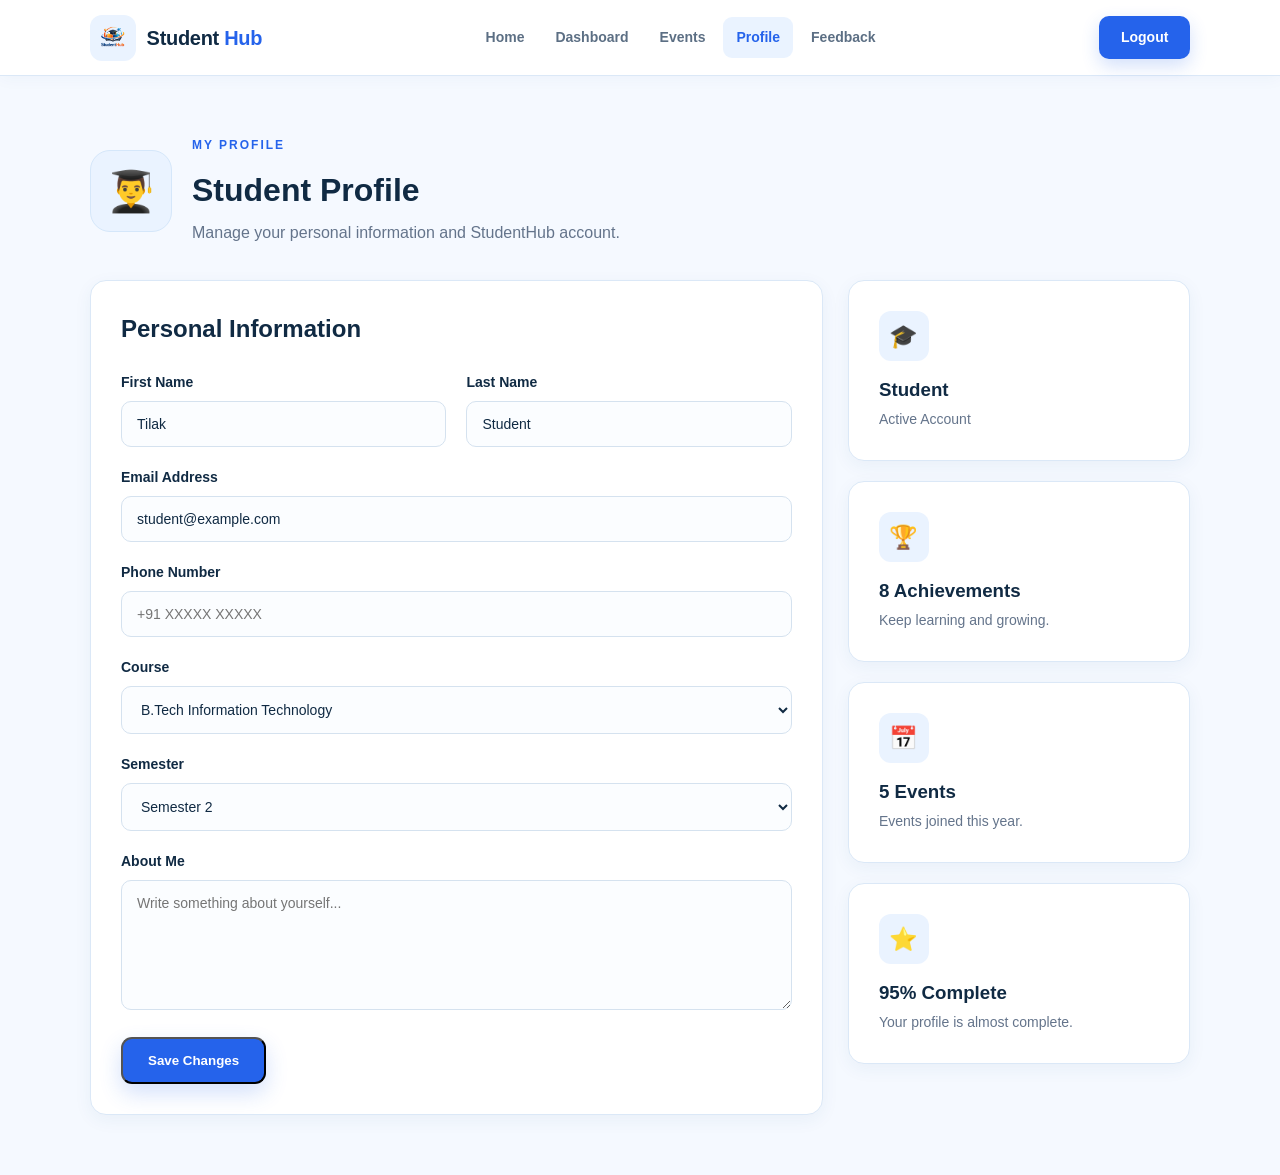
<file: pages/profile.html>
<!DOCTYPE html>
<html lang="en">

<head>

    <meta charset="UTF-8">

    <meta
        name="viewport"
        content="width=device-width, initial-scale=1.0"
    >

    <title>Profile | StudentHub</title>

    <link
        rel="stylesheet"
        href="../css/style.css"
    >

</head>


<body>


<!-- =====================================================
     HEADER
===================================================== -->

<header class="header">


    <!-- LOGO -->

    <a href="index.html" class="logo">

        <img
            src="../images/logo.png"
            alt="StudentHub Logo"
        >

        <div class="logo-text">

            <span>Student</span>
            <b>Hub</b>

        </div>

    </a>



    <!-- NAVIGATION -->

    <nav>

        <a href="index.html">
            Home
        </a>

        <a href="dashboard.html">
            Dashboard
        </a>

        <a href="events.html">
            Events
        </a>

        <a
            href="profile.html"
            class="active"
        >
            Profile
        </a>

        <a href="feedback.html">
            Feedback
        </a>

    </nav>



    <!-- LOGOUT -->

    <a
        href="login.html"
        class="login-btn"
    >
        Logout
    </a>


</header>



<!-- =====================================================
     PROFILE SECTION
===================================================== -->

<main class="profile-section">


    <!-- PROFILE HEADER -->

    <div class="profile-header">


        <div class="profile-avatar">
            👨‍🎓
        </div>


        <div>

            <p class="section-label">
                MY PROFILE
            </p>

            <h1>
                Student Profile
            </h1>

            <span>
                Manage your personal information
                and StudentHub account.
            </span>

        </div>


    </div>



    <!-- =================================================
         PROFILE GRID
    ================================================= -->

    <div class="profile-grid">


        <!-- PERSONAL INFORMATION -->

        <div class="profile-card">


            <h2>
                Personal Information
            </h2>


            <form>


                <!-- NAME -->

                <div class="form-row">


                    <div class="form-group">

                        <label for="firstName">
                            First Name
                        </label>

                        <input
                            type="text"
                            id="firstName"
                            value="Tilak"
                            placeholder="Enter first name"
                        >

                    </div>



                    <div class="form-group">

                        <label for="lastName">
                            Last Name
                        </label>

                        <input
                            type="text"
                            id="lastName"
                            value="Student"
                            placeholder="Enter last name"
                        >

                    </div>


                </div>



                <!-- EMAIL -->

                <div class="form-group">

                    <label for="email">
                        Email Address
                    </label>

                    <input
                        type="email"
                        id="email"
                        value="student@example.com"
                        placeholder="Enter your email"
                    >

                </div>



                <!-- PHONE -->

                <div class="form-group">

                    <label for="phone">
                        Phone Number
                    </label>

                    <input
                        type="tel"
                        id="phone"
                        placeholder="+91 XXXXX XXXXX"
                    >

                </div>



                <!-- COURSE -->

                <div class="form-group">

                    <label for="course">
                        Course
                    </label>

                    <select id="course">

                        <option>
                            B.Tech Information Technology
                        </option>

                        <option>
                            B.Tech Computer Engineering
                        </option>

                        <option>
                            B.Tech Electronics
                        </option>

                        <option>
                            B.Tech Mechanical Engineering
                        </option>

                        <option>
                            B.Tech Civil Engineering
                        </option>

                    </select>

                </div>



                <!-- SEMESTER -->

                <div class="form-group">

                    <label for="semester">
                        Semester
                    </label>

                    <select id="semester">

                        <option>
                            Semester 1
                        </option>

                        <option selected>
                            Semester 2
                        </option>

                        <option>
                            Semester 3
                        </option>

                        <option>
                            Semester 4
                        </option>

                        <option>
                            Semester 5
                        </option>

                        <option>
                            Semester 6
                        </option>

                        <option>
                            Semester 7
                        </option>

                        <option>
                            Semester 8
                        </option>

                    </select>

                </div>



                <!-- ABOUT -->

                <div class="form-group">

                    <label for="about">
                        About Me
                    </label>

                    <textarea
                        id="about"
                        rows="5"
                        placeholder="Write something about yourself..."
                    ></textarea>

                </div>



                <!-- BUTTON -->

                <button
                    type="submit"
                    class="btn-primary"
                >
                    Save Changes
                </button>


            </form>


        </div>



        <!-- =================================================
             PROFILE SIDE CARDS
        ================================================= -->

        <div class="profile-side">


            <!-- ACCOUNT -->

            <div class="profile-stat-card">


                <div class="profile-stat-icon">
                    🎓
                </div>


                <h3>
                    Student
                </h3>


                <p>
                    Active Account
                </p>


            </div>



            <!-- ACHIEVEMENTS -->

            <div class="profile-stat-card">


                <div class="profile-stat-icon">
                    🏆
                </div>


                <h3>
                    8 Achievements
                </h3>


                <p>
                    Keep learning and growing.
                </p>


            </div>



            <!-- EVENTS -->

            <div class="profile-stat-card">


                <div class="profile-stat-icon">
                    📅
                </div>


                <h3>
                    5 Events
                </h3>


                <p>
                    Events joined this year.
                </p>


            </div>



            <!-- PROFILE STATUS -->

            <div class="profile-stat-card">


                <div class="profile-stat-icon">
                    ⭐
                </div>


                <h3>
                    95% Complete
                </h3>


                <p>
                    Your profile is almost complete.
                </p>


            </div>


        </div>


    </div>


</main>



</body>

</html>
</file>
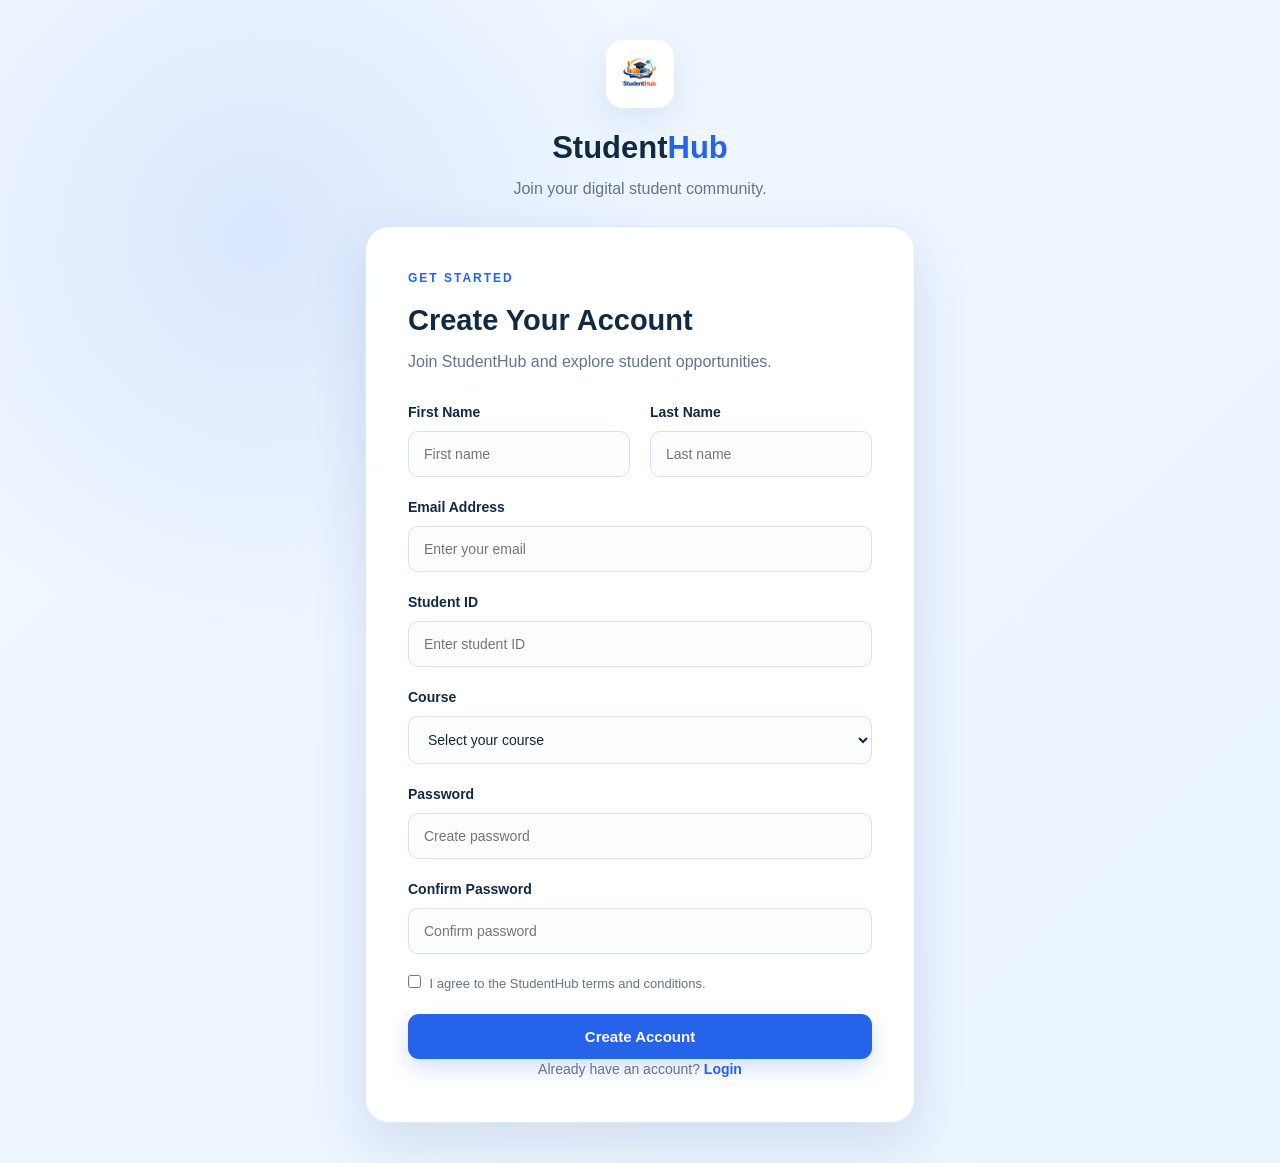
<file: pages/register.html>
<!DOCTYPE html>
<html lang="en">
<head>
    <meta charset="UTF-8">
    <meta name="viewport" content="width=device-width, initial-scale=1.0">
    <title>Register - StudentHub</title>
    <link rel="stylesheet" href="../css/style.css">
</head>

<body class="auth-page">


<div class="auth-container register-container">

    <div class="auth-brand">

        <img src="../images/logo.png" alt="StudentHub Logo">

        <h1>Student<span>Hub</span></h1>

        <p>
            Join your digital student community.
        </p>

    </div>


    <div class="auth-card">

        <p class="section-label">GET STARTED</p>

        <h2>Create Your Account</h2>

        <p class="auth-description">
            Join StudentHub and explore student opportunities.
        </p>


        <form>

            <div class="form-row">

                <div class="form-group">

                    <label>First Name</label>

                    <input
                        type="text"
                        placeholder="First name"
                        required
                    >

                </div>


                <div class="form-group">

                    <label>Last Name</label>

                    <input
                        type="text"
                        placeholder="Last name"
                        required
                    >

                </div>

            </div>


            <div class="form-group">

                <label>Email Address</label>

                <input
                    type="email"
                    placeholder="Enter your email"
                    required
                >

            </div>


            <div class="form-group">

                <label>Student ID</label>

                <input
                    type="text"
                    placeholder="Enter student ID"
                >

            </div>


            <div class="form-group">

                <label>Course</label>

                <select>

                    <option>Select your course</option>
                    <option>B.Tech Information Technology</option>
                    <option>B.Tech Computer Engineering</option>
                    <option>B.Tech Electronics</option>

                </select>

            </div>


            <div class="form-group">

                <label>Password</label>

                <input
                    type="password"
                    placeholder="Create password"
                    required
                >

            </div>


            <div class="form-group">

                <label>Confirm Password</label>

                <input
                    type="password"
                    placeholder="Confirm password"
                    required
                >

            </div>


            <label class="terms">

                <input type="checkbox" required>

                I agree to the StudentHub terms and conditions.

            </label>


            <button
                type="submit"
                class="btn-primary auth-btn"
            >
                Create Account
            </button>

        </form>


        <p class="auth-bottom">

            Already have an account?

            <a href="login.html">
                Login
            </a>

        </p>

    </div>

</div>

</body>
</html>
</file>
<file: css/style.css>
/* =========================================================
   STUDENTHUB
   PROFESSIONAL MODERN WEBSITE CSS
   LIGHT BLUE + NAVY THEME
   ========================================================= */

/* ================= RESET ================= */

* {
    margin: 0;
    padding: 0;
    box-sizing: border-box;
}

html {
    scroll-behavior: smooth;
}

body {
    font-family: Arial, Helvetica, sans-serif;
    background: #f5f9ff;
    color: #172b4d;
    line-height: 1.5;
}

a {
    text-decoration: none;
    color: inherit;
}

button,
input,
select,
textarea {
    font-family: inherit;
}


/* =========================================================
   COLOR VARIABLES
   ========================================================= */

:root {
    --primary: #2563eb;
    --primary-dark: #1d4ed8;
    --primary-light: #eaf3ff;

    --navy: #102a43;
    --text: #172b4d;
    --muted: #64748b;

    --background: #f5f9ff;
    --section: #eef6ff;
    --white: #ffffff;

    --border: #dbe8f7;
    --border-light: #e8f0f8;

    --success: #16a34a;
    --warning: #d97706;
    --danger: #dc2626;

    --shadow-sm: 0 5px 18px rgba(30, 80, 140, 0.06);
    --shadow-md: 0 12px 35px rgba(30, 80, 140, 0.10);
    --shadow-lg: 0 20px 55px rgba(30, 80, 140, 0.14);

    --radius-sm: 10px;
    --radius-md: 16px;
    --radius-lg: 22px;
}


/* =========================================================
   HEADER
   ========================================================= */

.header {
    height: 76px;
    background: rgba(255, 255, 255, 0.96);

    display: flex;
    align-items: center;
    justify-content: space-between;

    padding: 0 7%;

    border-bottom: 1px solid var(--border);

    position: sticky;
    top: 0;
    z-index: 1000;

    box-shadow: 0 3px 15px rgba(30, 80, 140, 0.04);
}


/* ================= LOGO ================= */

.logo {
    display: flex;
    align-items: center;
    gap: 11px;

    color: var(--navy);
}

.logo img {
    width: 46px;
    height: 46px;

    object-fit: contain;

    background: var(--primary-light);

    border-radius: 12px;
    padding: 4px;
}

.logo-text {
    font-size: 20px;
    font-weight: 800;
    letter-spacing: -0.3px;
}

.logo-text span {
    color: var(--navy);
}

.logo-text b {
    color: var(--primary);
}


/* =========================================================
   NAVIGATION
   ========================================================= */

nav {
    display: flex;
    align-items: center;
    gap: 5px;
}

nav a {
    color: #5c6f84;

    font-size: 14px;
    font-weight: 600;

    padding: 10px 13px;

    border-radius: 9px;

    transition: all 0.25s ease;
}

nav a:hover {
    color: var(--primary);
    background: var(--primary-light);
}

nav a.active {
    color: var(--primary);
    background: var(--primary-light);
}


/* ================= LOGIN BUTTON ================= */

.login-btn {
    background: var(--primary);
    color: white;

    padding: 11px 22px;

    border-radius: 10px;

    font-weight: 700;
    font-size: 14px;

    box-shadow: 0 7px 18px rgba(37, 99, 235, 0.20);

    transition: all 0.25s ease;
}

.login-btn:hover {
    background: var(--primary-dark);
    transform: translateY(-2px);

    box-shadow: 0 10px 22px rgba(37, 99, 235, 0.25);
}


/* =========================================================
   HOME HERO
   ========================================================= */

.hero {
    min-height: 640px;

    padding: 85px 8%;

    display: grid;
    grid-template-columns: 1.15fr 0.85fr;

    align-items: center;

    gap: 70px;

    background:
        radial-gradient(
            circle at 85% 20%,
            rgba(37, 99, 235, 0.10),
            transparent 35%
        ),
        linear-gradient(
            135deg,
            #f3f9ff,
            #eaf4ff
        );
}

.hero-content {
    max-width: 700px;
}

.welcome {
    display: inline-block;

    color: var(--primary);

    background: white;

    border: 1px solid #cfe2fa;

    padding: 8px 16px;

    border-radius: 30px;

    font-size: 12px;
    font-weight: 800;

    letter-spacing: 1.2px;

    margin-bottom: 22px;

    box-shadow: var(--shadow-sm);
}

.hero h1 {
    font-size: clamp(42px, 5vw, 64px);

    line-height: 1.05;

    letter-spacing: -1.5px;

    color: var(--navy);

    max-width: 720px;

    margin-bottom: 22px;
}

.hero h1 span {
    display: block;
    color: var(--primary);
}

.description {
    max-width: 620px;

    color: var(--muted);

    font-size: 16px;

    line-height: 1.8;

    margin-bottom: 32px;
}


/* =========================================================
   BUTTONS
   ========================================================= */

.buttons {
    display: flex;
    align-items: center;
    gap: 14px;
}

.btn-primary,
.btn-secondary {
    padding: 14px 25px;

    border-radius: 11px;

    font-weight: 700;

    transition: all 0.25s ease;
}

.btn-primary {
    color: white;
    background: var(--primary);

    box-shadow: 0 9px 22px rgba(37, 99, 235, 0.20);
}

.btn-primary:hover {
    background: var(--primary-dark);
    transform: translateY(-3px);
}

.btn-secondary {
    color: var(--primary);

    background: white;

    border: 1px solid #cfe2fa;
}

.btn-secondary:hover {
    border-color: var(--primary);
    background: var(--primary-light);

    transform: translateY(-3px);
}


/* =========================================================
   STUDENT CARD
   ========================================================= */

.student-card {
    background: rgba(255, 255, 255, 0.95);

    border-radius: 25px;

    padding: 25px;

    text-align: center;

    border: 1px solid var(--border);

    box-shadow: var(--shadow-lg);

    max-width: 520px;
    width: 100%;

    transition: all 0.3s ease;
}

.student-card:hover {
    transform: translateY(-8px);
    box-shadow: 0 28px 65px rgba(30, 80, 140, 0.17);
}


/* ================= IMAGE ================= */

.main-image-box {
    width: 100%;
    height: 260px;

    border-radius: 18px;

    background: var(--primary-light);

    overflow: hidden;

    display: flex;
    align-items: center;
    justify-content: center;

    margin-bottom: 24px;
}

.main-image {
    width: 100%;
    height: 100%;

    object-fit: cover;

    display: block;

    transition: transform 0.4s ease;
}

.student-card:hover .main-image {
    transform: scale(1.04);
}

.student-card h2 {
    color: var(--navy);

    font-size: 25px;

    margin-bottom: 8px;
}

.student-card > p {
    color: var(--muted);

    margin-bottom: 25px;
}


/* =========================================================
   STATS
   ========================================================= */

.stats {
    border-top: 1px solid var(--border);

    padding-top: 20px;

    display: grid;

    grid-template-columns: repeat(3, 1fr);
}

.stats div {
    display: flex;
    flex-direction: column;
    gap: 4px;
}

.stats strong {
    color: var(--primary);
    font-size: 18px;
}

.stats small {
    color: #8b9aab;
    font-size: 12px;
}


/* =========================================================
   FEATURES
   ========================================================= */

.features {
    background: var(--background);

    padding: 95px 8%;
}

.section-title {
    text-align: center;

    max-width: 700px;

    margin: 0 auto 55px;
}

.section-title p {
    color: var(--primary);

    font-size: 12px;
    font-weight: 800;

    letter-spacing: 2px;

    margin-bottom: 8px;
}

.section-title h2 {
    font-size: 38px;

    color: var(--navy);

    margin-bottom: 10px;

    letter-spacing: -0.5px;
}

.section-title span {
    color: var(--muted);

    font-size: 15px;
}


/* ================= FEATURE GRID ================= */

.feature-grid {
    max-width: 1200px;

    margin: auto;

    display: grid;

    grid-template-columns: repeat(4, 1fr);

    gap: 20px;
}

.feature {
    padding: 30px 24px;

    border: 1px solid var(--border);

    border-radius: var(--radius-md);

    background: white;

    box-shadow: var(--shadow-sm);

    transition: all 0.3s ease;
}

.feature:hover {
    transform: translateY(-8px);

    border-color: #b8d4f5;

    box-shadow: var(--shadow-md);
}

.feature-icon {
    width: 56px;
    height: 56px;

    background: var(--primary-light);

    color: var(--primary);

    border-radius: 14px;

    display: flex;
    align-items: center;
    justify-content: center;

    font-size: 25px;

    margin-bottom: 18px;
}

.feature h3 {
    color: var(--navy);

    font-size: 19px;

    margin-bottom: 9px;
}

.feature p {
    color: var(--muted);

    font-size: 14px;

    line-height: 1.7;

    margin-bottom: 17px;
}

.feature b {
    color: var(--primary);

    font-size: 13px;
}


/* =========================================================
   BLUE CTA
   ========================================================= */

.cta {
    position: relative;

    overflow: hidden;

    background:
        linear-gradient(
            135deg,
            #2563eb,
            #1d4ed8
        );

    color: white;

    padding: 65px 8%;

    display: flex;

    justify-content: space-between;

    align-items: center;

    gap: 30px;
}

.cta::after {
    content: "";

    position: absolute;

    width: 260px;
    height: 260px;

    border-radius: 50%;

    background: rgba(255, 255, 255, 0.07);

    right: 5%;
    top: -100px;
}

.cta p {
    color: #dbeafe;

    font-size: 11px;

    font-weight: 800;

    letter-spacing: 2px;
}

.cta h2 {
    font-size: 35px;

    margin: 7px 0;
}

.cta span {
    color: #dbeafe;

    font-size: 14px;
}

.cta a {
    position: relative;
    z-index: 2;

    background: white;

    color: var(--primary);

    padding: 14px 24px;

    border-radius: 10px;

    font-weight: 800;

    white-space: nowrap;

    transition: all 0.25s ease;
}

.cta a:hover {
    transform: translateY(-3px);

    box-shadow: 0 12px 25px rgba(0, 0, 0, 0.18);
}


/* =========================================================
   FOOTER
   ========================================================= */

footer {
    background: #0b1f36;

    color: white;

    padding-top: 65px;
}

.footer-content {
    width: 84%;

    max-width: 1200px;

    margin: auto;

    display: grid;

    grid-template-columns: 2fr 1fr 1fr;

    gap: 60px;

    padding-bottom: 55px;
}

.footer-logo {
    display: flex;

    align-items: center;

    gap: 10px;

    margin-bottom: 16px;
}

.footer-logo img {
    width: 45px;
    height: 45px;

    object-fit: contain;

    background: white;

    border-radius: 10px;

    padding: 5px;
}

.footer-content h2 {
    margin-bottom: 0;
}

.footer-content h2 span {
    color: #4f91ff;
}

.footer-content p {
    color: #91a4ba;

    max-width: 340px;

    font-size: 14px;

    line-height: 1.7;
}

.footer-content h3 {
    margin-bottom: 17px;

    font-size: 16px;
}

.footer-content a {
    display: block;

    color: #91a4ba;

    font-size: 14px;

    margin-bottom: 10px;

    transition: all 0.25s ease;
}

.footer-content a:hover {
    color: white;

    transform: translateX(4px);
}

.copyright {
    border-top: 1px solid rgba(255, 255, 255, 0.08);

    text-align: center;

    padding: 20px;

    color: #71859c;

    font-size: 12px;
}


/* =========================================================
   INNER PAGE HERO
   ========================================================= */

.page-hero {
    min-height: 350px;

    padding: 80px 8%;

    display: flex;

    flex-direction: column;

    justify-content: center;

    align-items: center;

    text-align: center;

    background:
        radial-gradient(
            circle at 50% 0%,
            rgba(37, 99, 235, 0.12),
            transparent 45%
        ),
        #eef6ff;
}

.page-hero p,
.section-label {
    color: var(--primary);

    font-size: 12px;

    font-weight: 800;

    letter-spacing: 2px;

    margin-bottom: 12px;
}

.page-hero h1 {
    font-size: 50px;

    color: var(--navy);

    margin-bottom: 15px;

    letter-spacing: -1px;
}

.page-hero h1 span {
    color: var(--primary);
}

.page-hero > span {
    color: var(--muted);

    font-size: 16px;

    max-width: 650px;
}


/* =========================================================
   CONTENT SECTION
   ========================================================= */

.content-section {
    padding: 95px 8%;

    background: white;
}

.content-grid {
    max-width: 1100px;

    margin: auto;

    display: grid;

    grid-template-columns: 1.2fr 0.8fr;

    gap: 70px;

    align-items: center;
}

.content-grid h2 {
    color: var(--navy);

    font-size: 38px;

    margin-bottom: 20px;
}

.content-grid p {
    color: var(--muted);

    line-height: 1.8;

    margin-bottom: 18px;
}

.info-card {
    background: var(--primary-light);

    border: 1px solid #d4e7fb;

    padding: 45px;

    border-radius: var(--radius-lg);

    text-align: center;

    box-shadow: var(--shadow-sm);

    transition: 0.3s;
}

.info-card:hover {
    transform: translateY(-6px);

    box-shadow: var(--shadow-md);
}

.big-icon {
    font-size: 70px;

    margin-bottom: 20px;
}

.info-card h3 {
    color: var(--navy);

    font-size: 25px;

    margin-bottom: 10px;
}


/* =========================================================
   CONTACT
   ========================================================= */

.contact-section {
    padding: 90px 8%;

    background: var(--background);
}

.contact-info {
    max-width: 1100px;

    margin: 0 auto 50px;

    display: grid;

    grid-template-columns: repeat(3, 1fr);

    gap: 20px;
}

.contact-card {
    background: white;

    padding: 32px;

    border-radius: var(--radius-md);

    text-align: center;

    border: 1px solid var(--border);

    box-shadow: var(--shadow-sm);

    transition: 0.3s;
}

.contact-card:hover {
    transform: translateY(-7px);

    box-shadow: var(--shadow-md);
}

.contact-icon {
    width: 58px;
    height: 58px;

    margin: auto auto 16px;

    display: flex;

    align-items: center;
    justify-content: center;

    border-radius: 15px;

    background: var(--primary-light);

    color: var(--primary);

    font-size: 25px;
}

.contact-card h3 {
    color: var(--navy);

    margin-bottom: 8px;
}

.contact-card p {
    color: var(--muted);
}


/* =========================================================
   FORMS
   ========================================================= */

.form-card {
    max-width: 850px;

    margin: auto;

    padding: 42px;

    background: white;

    border-radius: var(--radius-lg);

    border: 1px solid var(--border);

    box-shadow: var(--shadow-md);
}

.form-card h2 {
    color: var(--navy);

    font-size: 32px;

    margin-bottom: 25px;
}

.form-group {
    margin-bottom: 20px;
}

.form-row {
    display: grid;

    grid-template-columns: 1fr 1fr;

    gap: 20px;
}

.form-group label {
    display: block;

    color: var(--navy);

    font-size: 14px;

    font-weight: 700;

    margin-bottom: 8px;
}

.form-group input,
.form-group select,
.form-group textarea {
    width: 100%;

    padding: 14px 15px;

    border: 1px solid #d5e2ef;

    border-radius: 10px;

    background: #fbfdff;

    color: var(--navy);

    font-size: 14px;

    outline: none;

    transition: all 0.25s ease;
}

.form-group input:hover,
.form-group select:hover,
.form-group textarea:hover {
    border-color: #b8d2ed;
}

.form-group input:focus,
.form-group select:focus,
.form-group textarea:focus {
    border-color: var(--primary);

    background: white;

    box-shadow:
        0 0 0 4px rgba(37, 99, 235, 0.10);
}

.form-group textarea {
    resize: vertical;

    min-height: 130px;
}


/* =========================================================
   EVENTS
   ========================================================= */

.events-section {
    padding: 90px 8%;

    background: var(--background);
}

.event-grid {
    max-width: 1200px;

    margin: auto;

    display: grid;

    grid-template-columns: repeat(2, 1fr);

    gap: 25px;
}

.event-card {
    position: relative;

    padding: 35px;

    background: white;

    border-radius: var(--radius-lg);

    border: 1px solid var(--border);

    box-shadow: var(--shadow-sm);

    transition: all 0.3s ease;
}

.event-card:hover {
    transform: translateY(-8px);

    box-shadow: var(--shadow-md);

    border-color: #bcd7f5;
}

.event-date {
    position: absolute;

    top: 25px;

    right: 25px;

    width: 62px;

    height: 68px;

    display: flex;

    flex-direction: column;

    justify-content: center;

    align-items: center;

    background: var(--primary-light);

    border: 1px solid #d3e6fa;

    border-radius: 13px;

    color: var(--primary);
}

.event-date strong {
    font-size: 22px;
}

.event-date span {
    font-size: 11px;

    font-weight: 800;
}

.event-icon {
    font-size: 45px;

    margin-bottom: 20px;
}

.event-card h2 {
    color: var(--navy);

    font-size: 23px;

    max-width: 75%;

    margin-bottom: 12px;
}

.event-card p {
    color: var(--muted);

    line-height: 1.7;

    margin-bottom: 18px;
}

.event-info {
    color: #65778e;

    line-height: 1.8;

    margin-bottom: 22px;
}


/* =========================================================
   FAQ
   ========================================================= */

.faq-section {
    padding: 90px 8%;

    background: var(--background);
}

.faq-container {
    max-width: 900px;

    margin: auto;
}

.faq-container details {
    background: white;

    border: 1px solid var(--border);

    border-radius: 14px;

    margin-bottom: 15px;

    overflow: hidden;

    box-shadow: var(--shadow-sm);

    transition: 0.25s;
}

.faq-container details:hover {
    border-color: #bcd7f5;
}

.faq-container summary {
    padding: 22px;

    cursor: pointer;

    color: var(--navy);

    font-weight: 700;

    list-style: none;
}

.faq-container summary::after {
    content: "+";

    float: right;

    color: var(--primary);

    font-size: 20px;
}

.faq-container details[open] summary::after {
    content: "−";
}

.faq-container details p {
    padding: 0 22px 22px;

    color: var(--muted);

    line-height: 1.7;
}


/* =========================================================
   FEEDBACK
   ========================================================= */

.feedback-section {
    padding: 90px 8%;

    background: var(--background);
}

.feedback-card {
    max-width: 700px;

    text-align: center;
}

.feedback-icon {
    width: 72px;
    height: 72px;

    margin: 0 auto 20px;

    border-radius: 18px;

    display: flex;

    align-items: center;
    justify-content: center;

    background: var(--primary-light);

    color: var(--primary);

    font-size: 32px;
}

.feedback-card form {
    text-align: left;

    margin-top: 30px;
}


/* =========================================================
   DASHBOARD
   ========================================================= */

.dashboard-section {
    min-height: calc(100vh - 76px);

    padding: 60px 7%;

    background:
        radial-gradient(
            circle at 90% 10%,
            rgba(37, 99, 235, 0.07),
            transparent 30%
        ),
        var(--background);
}

.dashboard-heading {
    display: flex;

    justify-content: space-between;

    align-items: center;

    margin-bottom: 35px;
}

.dashboard-heading h1 {
    color: var(--navy);

    font-size: 38px;

    margin-bottom: 8px;
}

.dashboard-heading span {
    color: var(--muted);
}


/* ================= DASHBOARD CARDS ================= */

.dashboard-cards {
    display: grid;

    grid-template-columns: repeat(4, 1fr);

    gap: 20px;

    margin-bottom: 35px;
}

.dashboard-card {
    position: relative;

    background: white;

    border: 1px solid var(--border);

    border-radius: var(--radius-md);

    padding: 25px;

    box-shadow: var(--shadow-sm);

    transition: all 0.3s ease;
}

.dashboard-card:hover {
    transform: translateY(-6px);

    box-shadow: var(--shadow-md);
}

.card-icon {
    width: 50px;
    height: 50px;

    display: flex;

    align-items: center;
    justify-content: center;

    background: var(--primary-light);

    color: var(--primary);

    border-radius: 13px;

    font-size: 23px;

    margin-bottom: 15px;
}

.dashboard-card h3 {
    color: var(--navy);

    font-size: 29px;

    margin-bottom: 5px;
}

.dashboard-card p {
    color: var(--muted);

    font-size: 14px;
}


/* ================= DASHBOARD CONTENT ================= */

.dashboard-content,
.admin-grid {
    max-width: 1200px;

    margin: auto;

    display: grid;

    grid-template-columns: 1.5fr 1fr;

    gap: 25px;
}

.dashboard-panel,
.admin-panel {
    background: white;

    padding: 30px;

    border-radius: var(--radius-md);

    border: 1px solid var(--border);

    box-shadow: var(--shadow-sm);
}

.dashboard-panel h2,
.admin-panel h2 {
    color: var(--navy);

    margin-bottom: 20px;
}

.event-mini {
    display: flex;

    justify-content: space-between;

    align-items: center;

    padding: 17px 0;

    border-bottom: 1px solid var(--border-light);
}

.event-mini strong {
    color: var(--navy);
}

.event-mini p {
    color: var(--muted);

    font-size: 13px;

    margin-top: 5px;
}

.event-mini a {
    color: var(--primary);

    font-weight: 700;
}

.quick-link,
.admin-action {
    display: block;

    padding: 15px;

    margin-bottom: 10px;

    background: #f6faff;

    border: 1px solid #e7f0f9;

    border-radius: 11px;

    color: var(--navy);

    font-weight: 600;

    transition: all 0.25s ease;
}

.quick-link:hover,
.admin-action:hover {
    background: var(--primary-light);

    color: var(--primary);

    border-color: #cfe2f8;

    transform: translateX(4px);
}


/* =========================================================
   ADMIN TABLE
   ========================================================= */

.professional-table {
    width: 100%;

    border-collapse: collapse;

    overflow: hidden;
}

.professional-table th,
.professional-table td {
    padding: 15px;

    text-align: left;

    border-bottom: 1px solid var(--border-light);

    font-size: 14px;
}

.professional-table th {
    color: #50647b;

    background: #f5f9ff;

    font-weight: 700;
}

.professional-table td {
    color: var(--muted);
}

.professional-table tr:hover td {
    background: #fbfdff;
}

.status {
    display: inline-block;

    padding: 5px 11px;

    border-radius: 20px;

    font-size: 11px;

    font-weight: 800;
}

.active-status {
    background: #e9f8ef;

    color: var(--success);
}

.pending-status {
    background: #fff7df;

    color: var(--warning);
}


/* =========================================================
   PROFILE
   ========================================================= */

.profile-section {
    min-height: calc(100vh - 76px);

    padding: 60px 7%;

    background: var(--background);
}

.profile-header {
    max-width: 1100px;

    margin: auto auto 35px;

    display: flex;

    align-items: center;

    gap: 20px;
}

.profile-avatar {
    width: 82px;
    height: 82px;

    border-radius: 20px;

    background: var(--primary-light);

    color: var(--primary);

    display: flex;

    align-items: center;
    justify-content: center;

    font-size: 40px;

    border: 1px solid #d5e7fa;
}

.profile-header h1 {
    color: var(--navy);

    margin-bottom: 7px;
}

.profile-header span {
    color: var(--muted);
}

.profile-grid {
    max-width: 1100px;

    margin: auto;

    display: grid;

    grid-template-columns: 1.5fr 0.7fr;

    gap: 25px;
}

.profile-card,
.profile-stat-card {
    background: white;

    border: 1px solid var(--border);

    border-radius: var(--radius-md);

    padding: 30px;

    box-shadow: var(--shadow-sm);
}

.profile-card h2 {
    color: var(--navy);

    margin-bottom: 25px;
}

.profile-side {
    display: flex;

    flex-direction: column;

    gap: 20px;
}

.profile-stat-icon {
    width: 50px;
    height: 50px;

    border-radius: 12px;

    background: var(--primary-light);

    color: var(--primary);

    display: flex;

    align-items: center;
    justify-content: center;

    font-size: 23px;

    margin-bottom: 15px;
}

.profile-stat-card h3 {
    color: var(--navy);

    margin-bottom: 5px;
}

.profile-stat-card p {
    color: var(--muted);

    font-size: 14px;
}


/* =========================================================
   AUTH PAGES
   ========================================================= */

.auth-page {
    min-height: 100vh;

    background:
        radial-gradient(
            circle at 20% 20%,
            rgba(37, 99, 235, 0.10),
            transparent 30%
        ),
        linear-gradient(
            135deg,
            #f1f7ff,
            #eaf4ff
        );

    display: flex;

    align-items: center;
    justify-content: center;

    padding: 40px 20px;
}

.auth-container {
    width: 100%;

    max-width: 470px;
}

.register-container {
    max-width: 550px;
}

.auth-brand {
    text-align: center;

    margin-bottom: 25px;
}

.auth-brand img {
    width: 68px;
    height: 68px;

    object-fit: contain;

    background: white;

    padding: 7px;

    border-radius: 17px;

    margin-bottom: 10px;

    box-shadow: var(--shadow-md);
}

.auth-brand h1 {
    color: var(--navy);

    font-size: 31px;
}

.auth-brand h1 span {
    color: var(--primary);
}

.auth-brand p {
    color: var(--muted);

    margin-top: 5px;
}

.auth-card {
    background: rgba(255, 255, 255, 0.98);

    border: 1px solid var(--border);

    border-radius: 24px;

    padding: 42px;

    box-shadow: var(--shadow-lg);
}

.auth-card h2 {
    color: var(--navy);

    font-size: 29px;

    margin-bottom: 8px;
}

.auth-description {
    color: var(--muted);

    margin-bottom: 28px;
}

.auth-btn {
    width: 100%;

    border: none;

    cursor: pointer;

    font-size: 15px;
}

.form-options {
    display: flex;

    justify-content: space-between;

    align-items: center;

    margin-bottom: 20px;

    font-size: 13px;

    color: var(--muted);
}

.form-options a,
.auth-bottom a {
    color: var(--primary);

    font-weight: 700;
}

.form-options input,
.terms input {
    margin-right: 5px;
}

.auth-divider {
    text-align: center;

    margin: 27px 0;

    border-top: 1px solid #e3ebf4;

    position: relative;
}

.auth-divider span {
    position: relative;

    top: -9px;

    background: white;

    padding: 0 12px;

    color: #91a0b0;

    font-size: 12px;
}

.auth-bottom {
    text-align: center;

    color: var(--muted);

    font-size: 14px;
}

.terms {
    display: block;

    color: var(--muted);

    font-size: 13px;

    margin-bottom: 20px;
}


/* =========================================================
   RESPONSIVE - TABLET
   ========================================================= */

@media (max-width: 1000px) {

    .hero {
        grid-template-columns: 1fr;

        text-align: center;

        padding: 75px 7%;
    }

    .hero-content {
        margin: auto;
    }

    .hero h1 {
        margin: auto auto 20px;
    }

    .description {
        margin: auto auto 30px;
    }

    .buttons {
        justify-content: center;
    }

    .student-card {
        max-width: 520px;

        margin: auto;
    }

    .feature-grid {
        grid-template-columns: repeat(2, 1fr);
    }

    nav {
        display: none;
    }
}


/* =========================================================
   RESPONSIVE - INNER PAGES
   ========================================================= */

@media (max-width: 900px) {

    .content-grid,
    .profile-grid,
    .dashboard-content,
    .admin-grid {
        grid-template-columns: 1fr;
    }

    .dashboard-cards {
        grid-template-columns: repeat(2, 1fr);
    }

    .contact-info {
        grid-template-columns: 1fr;
    }

    .event-grid {
        grid-template-columns: 1fr;
    }

    .dashboard-heading {
        align-items: flex-start;

        flex-direction: column;

        gap: 20px;
    }
}


/* =========================================================
   RESPONSIVE - MOBILE
   ========================================================= */

@media (max-width: 600px) {

    .header {
        height: 68px;

        padding: 0 5%;
    }

    .logo img {
        width: 40px;

        height: 40px;
    }

    .logo-text {
        font-size: 16px;
    }

    .login-btn {
        padding: 9px 14px;

        font-size: 13px;
    }

    .hero {
        padding: 60px 5%;

        min-height: auto;
    }

    .hero h1 {
        font-size: 40px;
    }

    .description {
        font-size: 14px;
    }

    .buttons {
        flex-direction: column;

        width: 100%;
    }

    .btn-primary,
    .btn-secondary {
        width: 100%;

        text-align: center;
    }

    .main-image-box {
        height: 190px;
    }

    .features {
        padding: 65px 5%;
    }

    .section-title h2 {
        font-size: 29px;
    }

    .feature-grid {
        grid-template-columns: 1fr;
    }

    .cta {
        flex-direction: column;

        text-align: center;

        padding: 50px 5%;
    }

    .cta h2 {
        font-size: 28px;
    }

    .footer-content {
        width: 90%;

        grid-template-columns: 1fr;

        gap: 30px;
    }

    .page-hero {
        padding: 60px 5%;

        min-height: 280px;
    }

    .page-hero h1 {
        font-size: 36px;
    }

    .content-section,
    .contact-section,
    .events-section,
    .faq-section,
    .feedback-section {
        padding: 60px 5%;
    }

    .content-grid h2 {
        font-size: 30px;
    }

    .form-card {
        padding: 28px 20px;
    }

    .form-row {
        grid-template-columns: 1fr;
    }

    .dashboard-section,
    .profile-section {
        padding: 45px 5%;
    }

    .dashboard-cards {
        grid-template-columns: 1fr 1fr;
    }

    .dashboard-heading h1 {
        font-size: 30px;
    }

    .dashboard-panel,
    .admin-panel,
    .profile-card,
    .profile-stat-card {
        padding: 22px;
    }

    .professional-table {
        font-size: 12px;

        display: block;

        overflow-x: auto;

        white-space: nowrap;
    }

    .professional-table th,
    .professional-table td {
        padding: 10px 8px;
    }

    .profile-header {
        align-items: flex-start;
    }

    .profile-avatar {
        width: 65px;
        height: 65px;

        font-size: 30px;
    }

    .auth-page {
        padding: 25px 15px;
    }

    .auth-card {
        padding: 28px 20px;

        border-radius: 20px;
    }

    .auth-card h2 {
        font-size: 24px;
    }

    .event-card {
        padding: 27px 22px;
    }

    .event-date {
        width: 54px;
        height: 60px;

        right: 18px;
        top: 18px;
    }

    .event-card h2 {
        font-size: 20px;
    }
}


/* =========================================================
   EXTRA POLISH
   ========================================================= */

::selection {
    background: #bfdbfe;
    color: #102a43;
}

::-webkit-scrollbar {
    width: 8px;
}

::-webkit-scrollbar-track {
    background: #eef4fa;
}

::-webkit-scrollbar-thumb {
    background: #b8cde3;

    border-radius: 20px;
}

::-webkit-scrollbar-thumb:hover {
    background: #8eabc8;
}


/* =========================================================
   SMOOTH PAGE ANIMATION
   ========================================================= */

.hero-content,
.student-card,
.feature,
.page-hero,
.content-grid,
.form-card,
.event-card,
.contact-card,
.dashboard-card {
    animation: fadeUp 0.6s ease both;
}

@keyframes fadeUp {

    from {
        opacity: 0;
        transform: translateY(15px);
    }

    to {
        opacity: 1;
        transform: translateY(0);
    }
}
</file>
